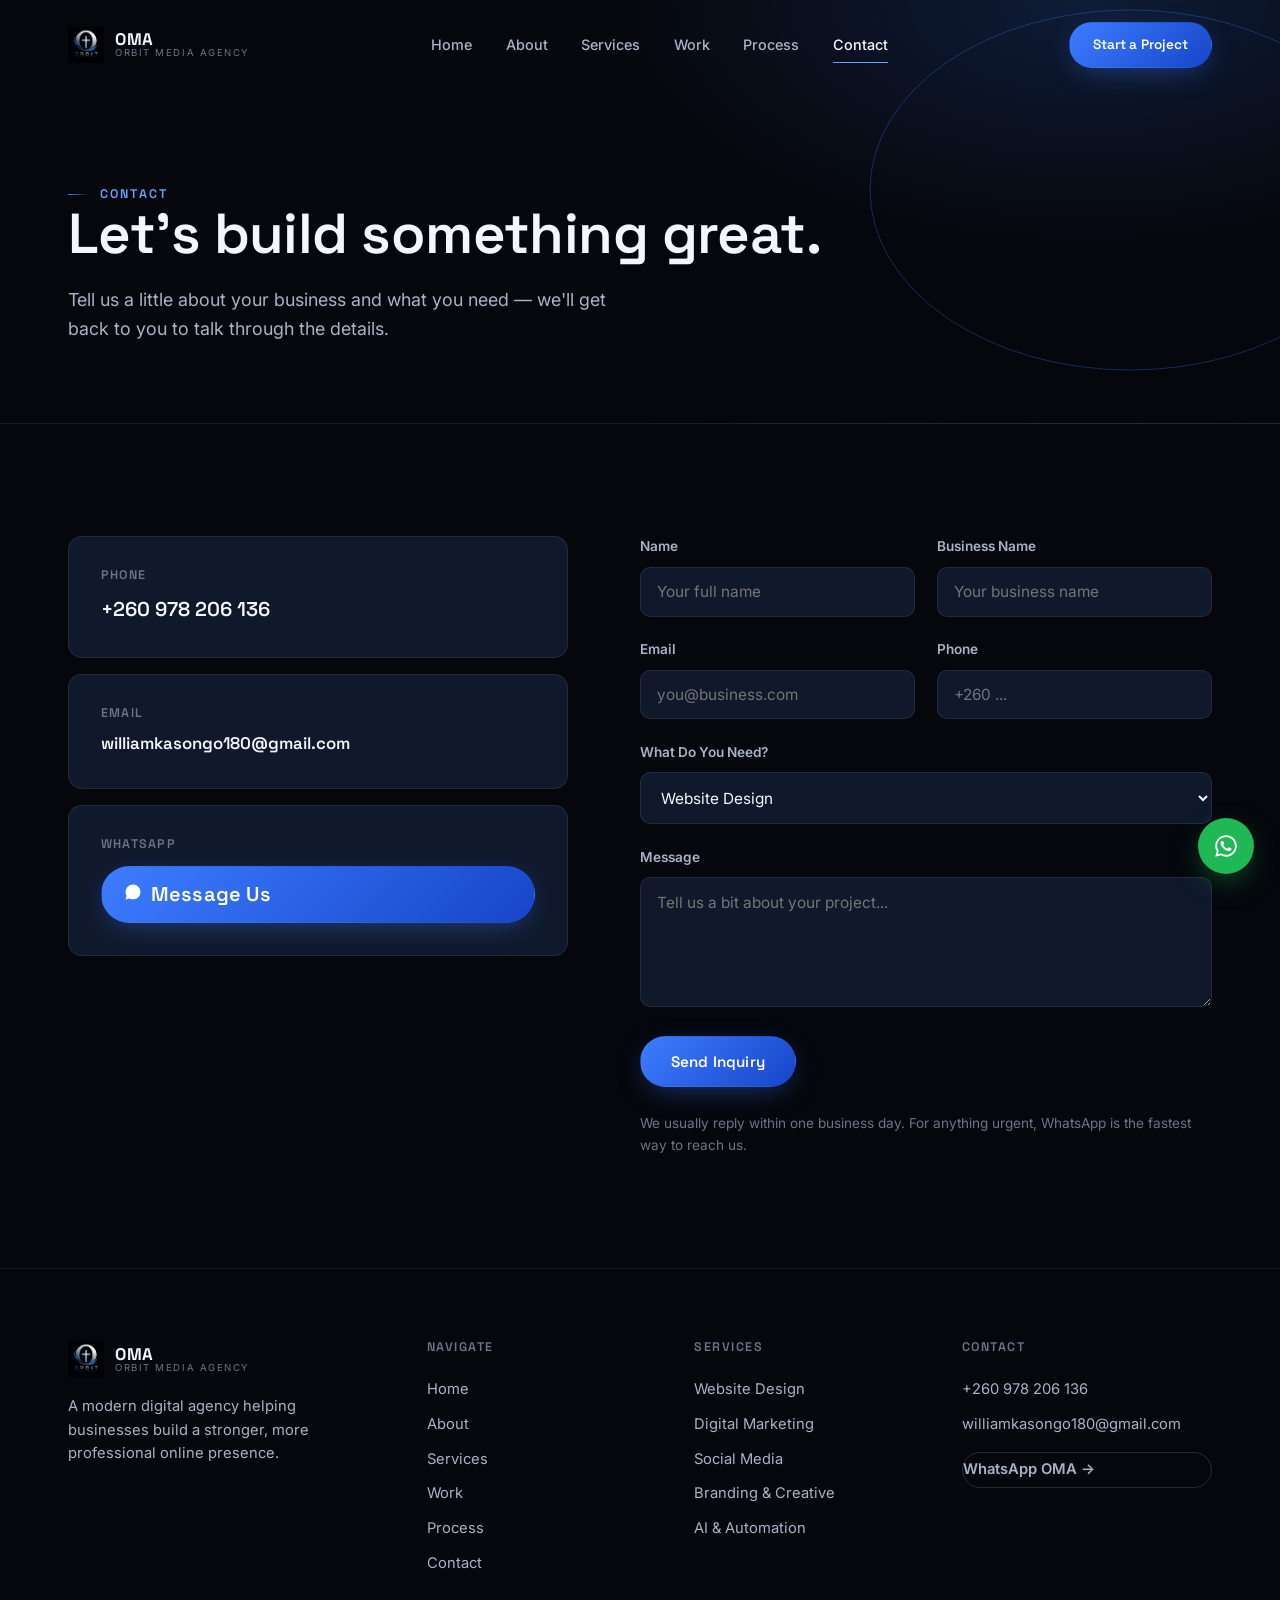
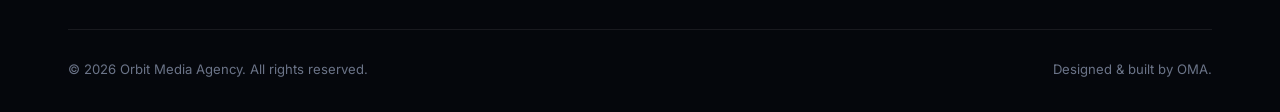
<file: contact.html>
<!DOCTYPE html>
<html lang="en">
<head>
<meta charset="UTF-8">
<meta name="viewport" content="width=device-width, initial-scale=1.0">
<title>Contact — Orbit Media Agency</title>
<meta name="description" content="Get in touch with Orbit Media Agency to start a website, marketing or branding project. Call, email or message us on WhatsApp.">
<link rel="icon" href="assets/oma-logo.png">
<link rel="preconnect" href="https://fonts.googleapis.com">
<link href="https://fonts.googleapis.com/css2?family=Space+Grotesk:wght@500;600;700&family=Inter:wght@400;500;600&display=swap" rel="stylesheet">
<link rel="stylesheet" href="assets/style.css">
</head>
<body>

<nav class="nav" aria-label="Primary">
  <div class="wrap nav-inner">
    <a href="index.html" class="brand">
      <img src="assets/oma-logo.png" alt="Orbit Media Agency logo">
      <span class="brand-text"><span class="b1">OMA</span><span class="b2">Orbit Media Agency</span></span>
    </a>
    <div class="nav-links">
      <a href="index.html">Home</a>
      <a href="about.html">About</a>
      <a href="services.html">Services</a>
      <a href="work.html">Work</a>
      <a href="process.html">Process</a>
      <a href="contact.html" class="active">Contact</a>
    </div>
    <div class="nav-cta">
      <a href="contact.html" class="btn btn-primary btn-sm">Start a Project</a>
      <button class="hamburger" aria-label="Open menu" aria-expanded="false"><span></span><span></span><span></span></button>
    </div>
  </div>
</nav>

<div class="mobile-menu" id="mobileMenu">
  <a href="index.html">Home</a>
  <a href="about.html">About</a>
  <a href="services.html">Services</a>
  <a href="work.html">Work</a>
  <a href="process.html">Process</a>
  <a href="contact.html" class="active">Contact</a>
  <a href="contact.html" class="btn btn-primary" style="margin-top:1rem;">Start a Project</a>
</div>

<header class="page-hero">
  <div class="orbit-field" aria-hidden="true">
    <svg width="700" height="700" viewBox="0 0 700 700" style="right:-200px; top:-160px;">
      <g class="spin-a"><ellipse cx="350" cy="350" rx="260" ry="180" fill="none" stroke="#3d7dff" stroke-opacity="0.3" stroke-width="1"/></g>
    </svg>
  </div>
  <div class="wrap">
    <div class="eyebrow reveal in">Contact</div>
    <h1 class="reveal in" style="transition-delay:.1s;">Let's build something great.</h1>
    <p class="hero-lede reveal in" style="transition-delay:.2s;">Tell us a little about your business and what you need — we'll get back to you to talk through the details.</p>
  </div>
</header>

<section class="section-pad">
  <div class="wrap contact-grid">

    <div class="reveal">
      <div class="contact-card">
        <h4>Phone</h4>
        <a href="tel:+260978206136" class="val">+260 978 206 136</a>
      </div>
      <div class="contact-card">
        <h4>Email</h4>
        <a href="mailto:williamkasongo180@gmail.com" class="val" style="font-size:1.05rem;">williamkasongo180@gmail.com</a>
      </div>
      <div class="contact-card">
        <h4>WhatsApp</h4>
        <a href="https://wa.me/260978206136" target="_blank" rel="noopener" class="btn btn-primary btn-sm" style="margin-top:0.9rem;">
          <svg width="18" height="18" viewBox="0 0 24 24" fill="#fff" style="margin-right:.2rem;"><path d="M12.04 2C6.58 2 2.13 6.45 2.13 11.91c0 1.75.46 3.45 1.32 4.95L2.05 22l5.28-1.38a9.87 9.87 0 0 0 4.71 1.2h.01c5.46 0 9.91-4.45 9.91-9.91 0-2.65-1.03-5.14-2.9-7.01A9.82 9.82 0 0 0 12.04 2z"/></svg>
          Message Us
        </a>
      </div>
    </div>

    <form class="reveal contact-form" aria-label="Contact form">
      <div class="form-grid">
        <div class="field"><label for="name">Name</label><input id="name" name="name" type="text" placeholder="Your full name" required></div>
        <div class="field"><label for="business">Business Name</label><input id="business" name="business" type="text" placeholder="Your business name"></div>
        <div class="field"><label for="email">Email</label><input id="email" name="email" type="email" placeholder="you@business.com" required></div>
        <div class="field"><label for="phone">Phone</label><input id="phone" name="phone" type="tel" placeholder="+260 ..."></div>
        <div class="field full">
          <label for="need">What Do You Need?</label>
          <select id="need" name="need">
            <option>Website Design</option>
            <option>Digital Marketing</option>
            <option>Social Media</option>
            <option>Copywriting</option>
            <option>Branding &amp; Creative</option>
            <option>AI &amp; Automation</option>
            <option>Not sure yet</option>
          </select>
        </div>
        <div class="field full"><label for="message">Message</label><textarea id="message" name="message" placeholder="Tell us a bit about your project..." required></textarea></div>
      </div>
      <button type="submit" class="btn btn-primary" style="margin-top:1.8rem;">Send Inquiry</button>
      <p class="form-note">We usually reply within one business day. For anything urgent, WhatsApp is the fastest way to reach us.</p>
    </form>

  </div>
</section>

<footer>
  <div class="wrap">
    <div class="footer-grid">
      <div class="footer-brand">
        <a href="index.html" class="brand">
          <img src="assets/oma-logo.png" alt="Orbit Media Agency logo">
          <span class="brand-text"><span class="b1">OMA</span><span class="b2">Orbit Media Agency</span></span>
        </a>
        <p>A modern digital agency helping businesses build a stronger, more professional online presence.</p>
      </div>
      <div class="footer-col">
        <h4>Navigate</h4>
        <a href="index.html">Home</a>
        <a href="about.html">About</a>
        <a href="services.html">Services</a>
        <a href="work.html">Work</a>
        <a href="process.html">Process</a>
        <a href="contact.html">Contact</a>
      </div>
      <div class="footer-col">
        <h4>Services</h4>
        <a href="services.html#website-design">Website Design</a>
        <a href="services.html#digital-marketing">Digital Marketing</a>
        <a href="services.html#social-media">Social Media</a>
        <a href="services.html#branding">Branding &amp; Creative</a>
        <a href="services.html#ai-automation">AI &amp; Automation</a>
      </div>
      <div class="footer-col">
        <h4>Contact</h4>
        <a href="tel:+260978206136">+260 978 206 136</a>
        <a href="mailto:williamkasongo180@gmail.com">williamkasongo180@gmail.com</a>
        <a href="https://wa.me/260978206136" target="_blank" rel="noopener" class="footer-whatsapp" style="margin-top:0.6rem;">WhatsApp OMA →</a>
      </div>
    </div>
    <div class="footer-bottom">
      <p>© 2026 Orbit Media Agency. All rights reserved.</p>
      <p>Designed &amp; built by OMA.</p>
    </div>
  </div>
</footer>

<a href="https://wa.me/260978206136" target="_blank" rel="noopener" class="wa-float" aria-label="Chat with OMA on WhatsApp">
  <svg width="26" height="26" viewBox="0 0 24 24" fill="#fff"><path d="M12.04 2C6.58 2 2.13 6.45 2.13 11.91c0 1.75.46 3.45 1.32 4.95L2.05 22l5.28-1.38a9.87 9.87 0 0 0 4.71 1.2h.01c5.46 0 9.91-4.45 9.91-9.91 0-2.65-1.03-5.14-2.9-7.01A9.82 9.82 0 0 0 12.04 2zm0 18.13h-.01a8.2 8.2 0 0 1-4.18-1.14l-.3-.18-3.13.82.84-3.05-.2-.32a8.19 8.19 0 0 1-1.26-4.35c0-4.53 3.69-8.22 8.24-8.22 2.2 0 4.27.86 5.82 2.41a8.18 8.18 0 0 1 2.41 5.82c0 4.53-3.69 8.21-8.23 8.21zm4.51-6.16c-.25-.12-1.47-.72-1.7-.81-.23-.08-.39-.12-.56.13-.17.25-.64.81-.78.97-.14.17-.29.19-.54.06-.25-.12-1.04-.38-1.99-1.22-.73-.66-1.23-1.46-1.37-1.71-.14-.25-.02-.38.11-.51.11-.11.25-.29.37-.43.12-.14.16-.25.25-.41.08-.17.04-.31-.02-.44-.06-.12-.56-1.35-.77-1.85-.2-.48-.41-.42-.56-.43-.14-.01-.31-.01-.48-.01-.17 0-.44.06-.67.31-.23.25-.87.85-.87 2.08 0 1.23.89 2.41 1.02 2.58.12.17 1.75 2.67 4.24 3.74.59.26 1.06.41 1.42.52.6.19 1.14.16 1.57.1.48-.07 1.47-.6 1.68-1.18.21-.58.21-1.08.14-1.18-.06-.1-.23-.16-.48-.28z"/></svg>
</a>

<script src="assets/script.js"></script>
</body>
</html>
</file>
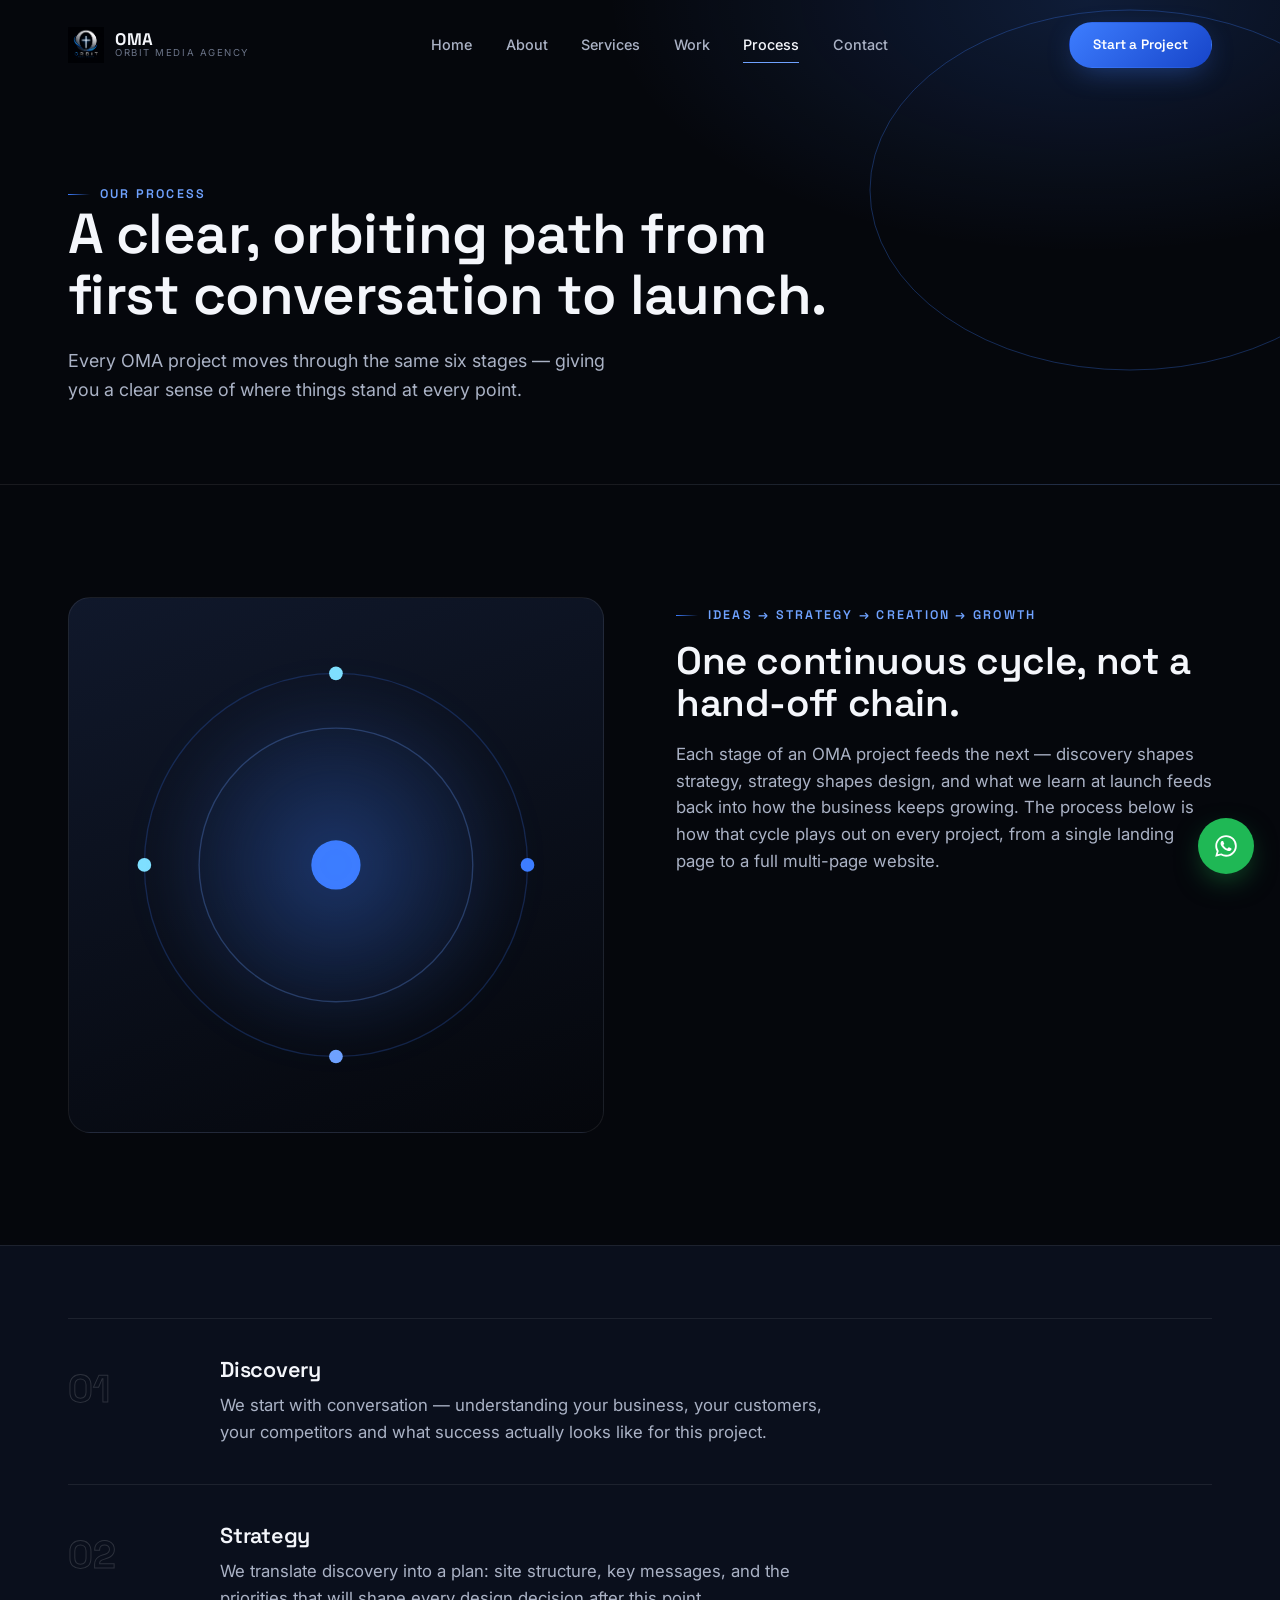
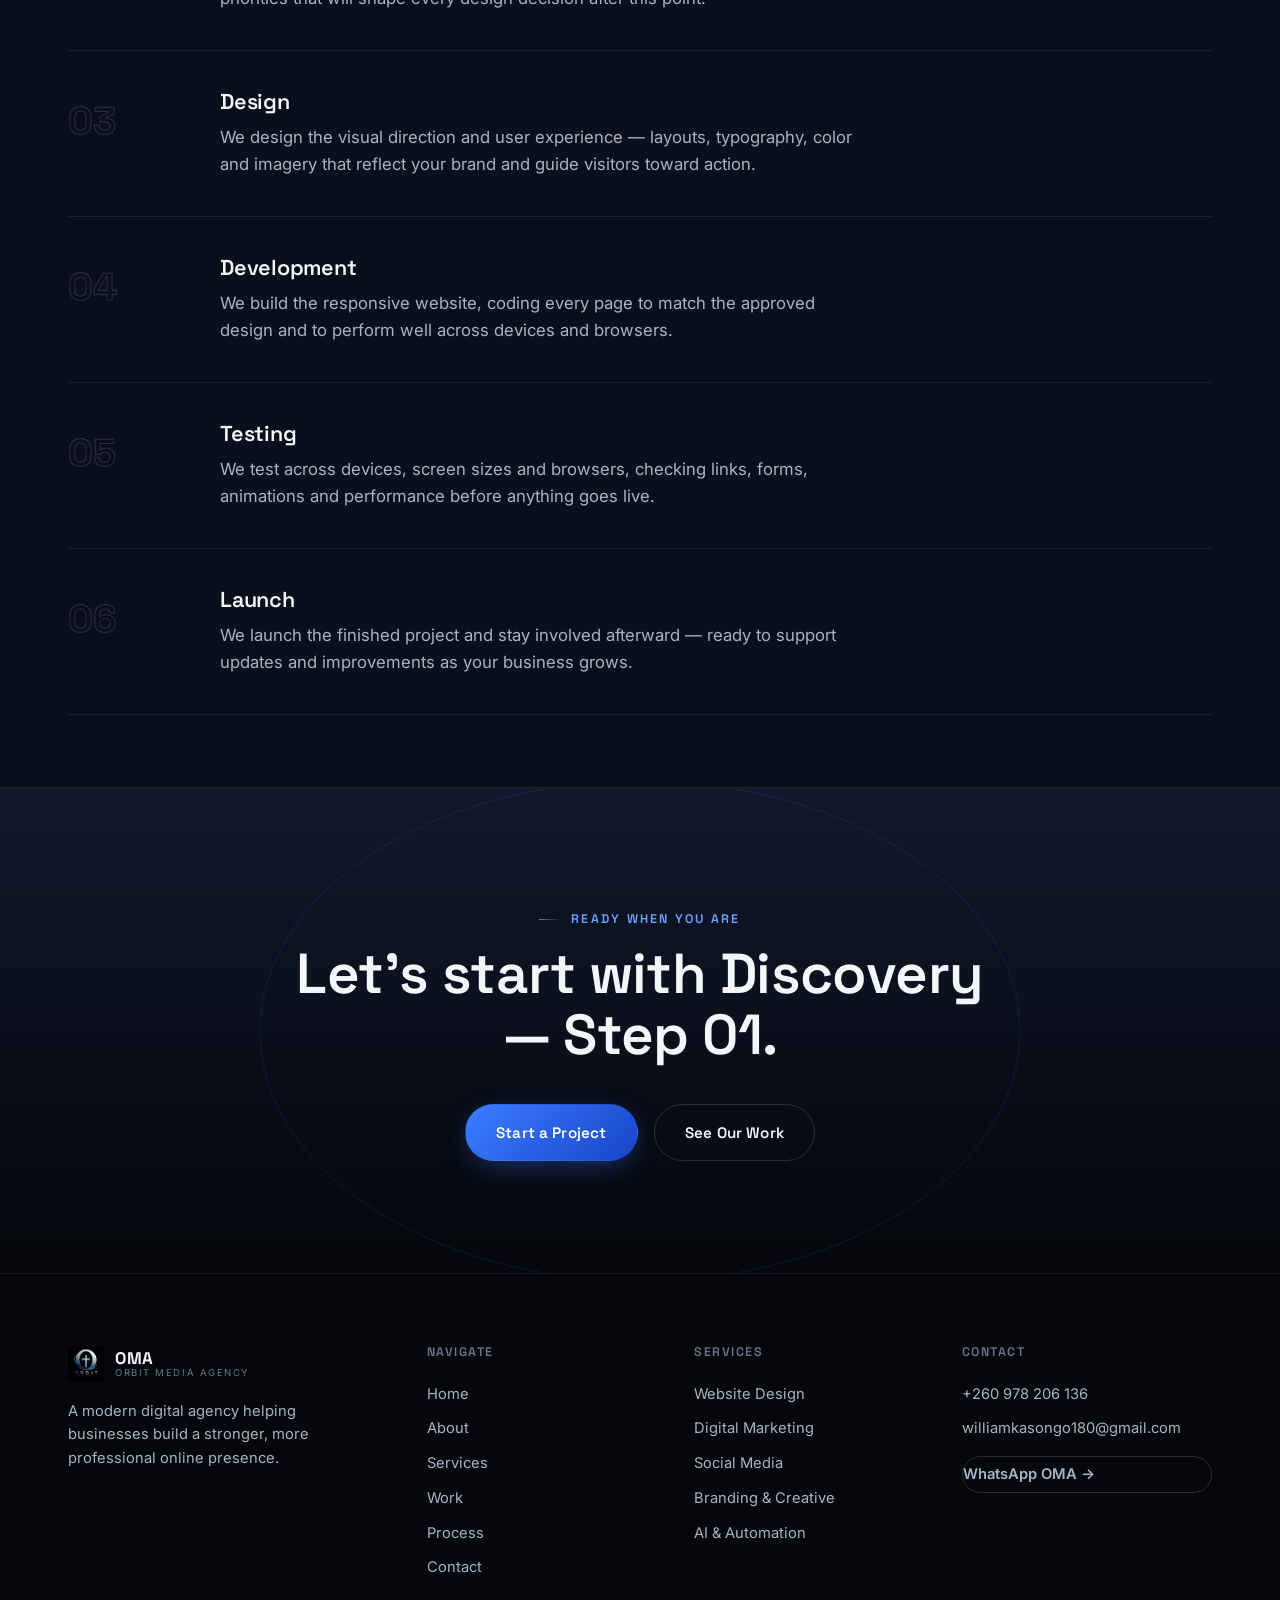
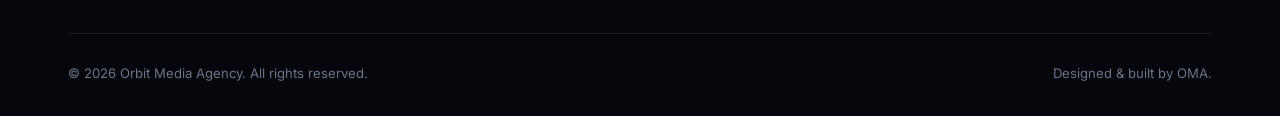
<file: process.html>
<!DOCTYPE html>
<html lang="en">
<head>
<meta charset="UTF-8">
<meta name="viewport" content="width=device-width, initial-scale=1.0">
<title>Our Process — Orbit Media Agency</title>
<meta name="description" content="How Orbit Media Agency takes a project from discovery through strategy, design, development, testing and launch.">
<link rel="icon" href="assets/oma-logo.png">
<link rel="preconnect" href="https://fonts.googleapis.com">
<link href="https://fonts.googleapis.com/css2?family=Space+Grotesk:wght@500;600;700&family=Inter:wght@400;500;600&display=swap" rel="stylesheet">
<link rel="stylesheet" href="assets/style.css">
</head>
<body>

<nav class="nav" aria-label="Primary">
  <div class="wrap nav-inner">
    <a href="index.html" class="brand">
      <img src="assets/oma-logo.png" alt="Orbit Media Agency logo">
      <span class="brand-text"><span class="b1">OMA</span><span class="b2">Orbit Media Agency</span></span>
    </a>
    <div class="nav-links">
      <a href="index.html">Home</a>
      <a href="about.html">About</a>
      <a href="services.html">Services</a>
      <a href="work.html">Work</a>
      <a href="process.html" class="active">Process</a>
      <a href="contact.html">Contact</a>
    </div>
    <div class="nav-cta">
      <a href="contact.html" class="btn btn-primary btn-sm">Start a Project</a>
      <button class="hamburger" aria-label="Open menu" aria-expanded="false"><span></span><span></span><span></span></button>
    </div>
  </div>
</nav>

<div class="mobile-menu" id="mobileMenu">
  <a href="index.html">Home</a>
  <a href="about.html">About</a>
  <a href="services.html">Services</a>
  <a href="work.html">Work</a>
  <a href="process.html" class="active">Process</a>
  <a href="contact.html">Contact</a>
  <a href="contact.html" class="btn btn-primary" style="margin-top:1rem;">Start a Project</a>
</div>

<header class="page-hero">
  <div class="orbit-field" aria-hidden="true">
    <svg width="700" height="700" viewBox="0 0 700 700" style="right:-200px; top:-160px;">
      <g class="spin-a"><ellipse cx="350" cy="350" rx="260" ry="180" fill="none" stroke="#3d7dff" stroke-opacity="0.3" stroke-width="1"/></g>
    </svg>
  </div>
  <div class="wrap">
    <div class="eyebrow reveal in">Our Process</div>
    <h1 class="reveal in" style="transition-delay:.1s;">A clear, orbiting path from first conversation to launch.</h1>
    <p class="hero-lede reveal in" style="transition-delay:.2s;">Every OMA project moves through the same six stages — giving you a clear sense of where things stand at every point.</p>
  </div>
</header>

<section class="section-pad">
  <div class="wrap">
    <div class="split" style="align-items:start;">
      <div class="orbit-visual reveal-scale" style="aspect-ratio:1/1;">
        <svg width="82%" viewBox="0 0 320 320" aria-hidden="true">
          <g class="spin-a" style="animation-duration:50s;"><circle cx="160" cy="160" r="140" fill="none" stroke="#3d7dff" stroke-opacity="0.22"/></g>
          <g class="spin-b" style="animation-duration:65s;"><circle cx="160" cy="160" r="100" fill="none" stroke="#6fa2ff" stroke-opacity="0.28"/></g>
          <circle cx="160" cy="20" r="5" fill="#7fe0ff"/>
          <circle cx="300" cy="160" r="5" fill="#3d7dff"/>
          <circle cx="160" cy="300" r="5" fill="#6fa2ff"/>
          <circle cx="20" cy="160" r="5" fill="#7fe0ff"/>
          <circle cx="160" cy="160" r="18" fill="#3d7dff"/>
        </svg>
      </div>
      <div class="reveal">
        <div class="eyebrow">Ideas → Strategy → Creation → Growth</div>
        <h2 style="margin-top:.9rem; font-size:var(--fs-h2);">One continuous cycle, not a hand-off chain.</h2>
        <p style="margin-top:1.1rem;">Each stage of an OMA project feeds the next — discovery shapes strategy, strategy shapes design, and what we learn at launch feeds back into how the business keeps growing. The process below is how that cycle plays out on every project, from a single landing page to a full multi-page website.</p>
      </div>
    </div>
  </div>
</section>

<section class="section-pad-sm" style="background:var(--navy); border-top:1px solid var(--line); border-bottom:1px solid var(--line);">
  <div class="wrap">
    <div class="process-path">
      <div class="process-row reveal">
        <div class="process-num">01</div>
        <div class="process-content"><h3>Discovery</h3><p>We start with conversation — understanding your business, your customers, your competitors and what success actually looks like for this project.</p></div>
      </div>
      <div class="process-row reveal">
        <div class="process-num">02</div>
        <div class="process-content"><h3>Strategy</h3><p>We translate discovery into a plan: site structure, key messages, and the priorities that will shape every design decision after this point.</p></div>
      </div>
      <div class="process-row reveal">
        <div class="process-num">03</div>
        <div class="process-content"><h3>Design</h3><p>We design the visual direction and user experience — layouts, typography, color and imagery that reflect your brand and guide visitors toward action.</p></div>
      </div>
      <div class="process-row reveal">
        <div class="process-num">04</div>
        <div class="process-content"><h3>Development</h3><p>We build the responsive website, coding every page to match the approved design and to perform well across devices and browsers.</p></div>
      </div>
      <div class="process-row reveal">
        <div class="process-num">05</div>
        <div class="process-content"><h3>Testing</h3><p>We test across devices, screen sizes and browsers, checking links, forms, animations and performance before anything goes live.</p></div>
      </div>
      <div class="process-row reveal">
        <div class="process-num">06</div>
        <div class="process-content"><h3>Launch</h3><p>We launch the finished project and stay involved afterward — ready to support updates and improvements as your business grows.</p></div>
      </div>
    </div>
  </div>
</section>

<section class="final-cta">
  <div class="orbit-field" aria-hidden="true">
    <svg width="900" height="900" viewBox="0 0 900 900" style="left:50%; top:50%; transform:translate(-50%,-50%);">
      <g class="spin-a" style="animation-duration:70s;"><ellipse cx="450" cy="450" rx="380" ry="250" fill="none" stroke="#3d7dff" stroke-opacity="0.14" stroke-width="1"/></g>
    </svg>
  </div>
  <div class="wrap reveal">
    <div class="eyebrow" style="justify-content:center;">Ready When You Are</div>
    <h2>Let's start with Discovery — Step 01.</h2>
    <div class="hero-actions">
      <a href="contact.html" class="btn btn-primary">Start a Project</a>
      <a href="work.html" class="btn btn-ghost">See Our Work</a>
    </div>
  </div>
</section>

<footer>
  <div class="wrap">
    <div class="footer-grid">
      <div class="footer-brand">
        <a href="index.html" class="brand">
          <img src="assets/oma-logo.png" alt="Orbit Media Agency logo">
          <span class="brand-text"><span class="b1">OMA</span><span class="b2">Orbit Media Agency</span></span>
        </a>
        <p>A modern digital agency helping businesses build a stronger, more professional online presence.</p>
      </div>
      <div class="footer-col">
        <h4>Navigate</h4>
        <a href="index.html">Home</a>
        <a href="about.html">About</a>
        <a href="services.html">Services</a>
        <a href="work.html">Work</a>
        <a href="process.html">Process</a>
        <a href="contact.html">Contact</a>
      </div>
      <div class="footer-col">
        <h4>Services</h4>
        <a href="services.html#website-design">Website Design</a>
        <a href="services.html#digital-marketing">Digital Marketing</a>
        <a href="services.html#social-media">Social Media</a>
        <a href="services.html#branding">Branding &amp; Creative</a>
        <a href="services.html#ai-automation">AI &amp; Automation</a>
      </div>
      <div class="footer-col">
        <h4>Contact</h4>
        <a href="tel:+260978206136">+260 978 206 136</a>
        <a href="mailto:williamkasongo180@gmail.com">williamkasongo180@gmail.com</a>
        <a href="https://wa.me/260978206136" target="_blank" rel="noopener" class="footer-whatsapp" style="margin-top:0.6rem;">WhatsApp OMA →</a>
      </div>
    </div>
    <div class="footer-bottom">
      <p>© 2026 Orbit Media Agency. All rights reserved.</p>
      <p>Designed &amp; built by OMA.</p>
    </div>
  </div>
</footer>

<a href="https://wa.me/260978206136" target="_blank" rel="noopener" class="wa-float" aria-label="Chat with OMA on WhatsApp">
  <svg width="26" height="26" viewBox="0 0 24 24" fill="#fff"><path d="M12.04 2C6.58 2 2.13 6.45 2.13 11.91c0 1.75.46 3.45 1.32 4.95L2.05 22l5.28-1.38a9.87 9.87 0 0 0 4.71 1.2h.01c5.46 0 9.91-4.45 9.91-9.91 0-2.65-1.03-5.14-2.9-7.01A9.82 9.82 0 0 0 12.04 2zm0 18.13h-.01a8.2 8.2 0 0 1-4.18-1.14l-.3-.18-3.13.82.84-3.05-.2-.32a8.19 8.19 0 0 1-1.26-4.35c0-4.53 3.69-8.22 8.24-8.22 2.2 0 4.27.86 5.82 2.41a8.18 8.18 0 0 1 2.41 5.82c0 4.53-3.69 8.21-8.23 8.21zm4.51-6.16c-.25-.12-1.47-.72-1.7-.81-.23-.08-.39-.12-.56.13-.17.25-.64.81-.78.97-.14.17-.29.19-.54.06-.25-.12-1.04-.38-1.99-1.22-.73-.66-1.23-1.46-1.37-1.71-.14-.25-.02-.38.11-.51.11-.11.25-.29.37-.43.12-.14.16-.25.25-.41.08-.17.04-.31-.02-.44-.06-.12-.56-1.35-.77-1.85-.2-.48-.41-.42-.56-.43-.14-.01-.31-.01-.48-.01-.17 0-.44.06-.67.31-.23.25-.87.85-.87 2.08 0 1.23.89 2.41 1.02 2.58.12.17 1.75 2.67 4.24 3.74.59.26 1.06.41 1.42.52.6.19 1.14.16 1.57.1.48-.07 1.47-.6 1.68-1.18.21-.58.21-1.08.14-1.18-.06-.1-.23-.16-.48-.28z"/></svg>
</a>

<script src="assets/script.js"></script>
</body>
</html>
</file>
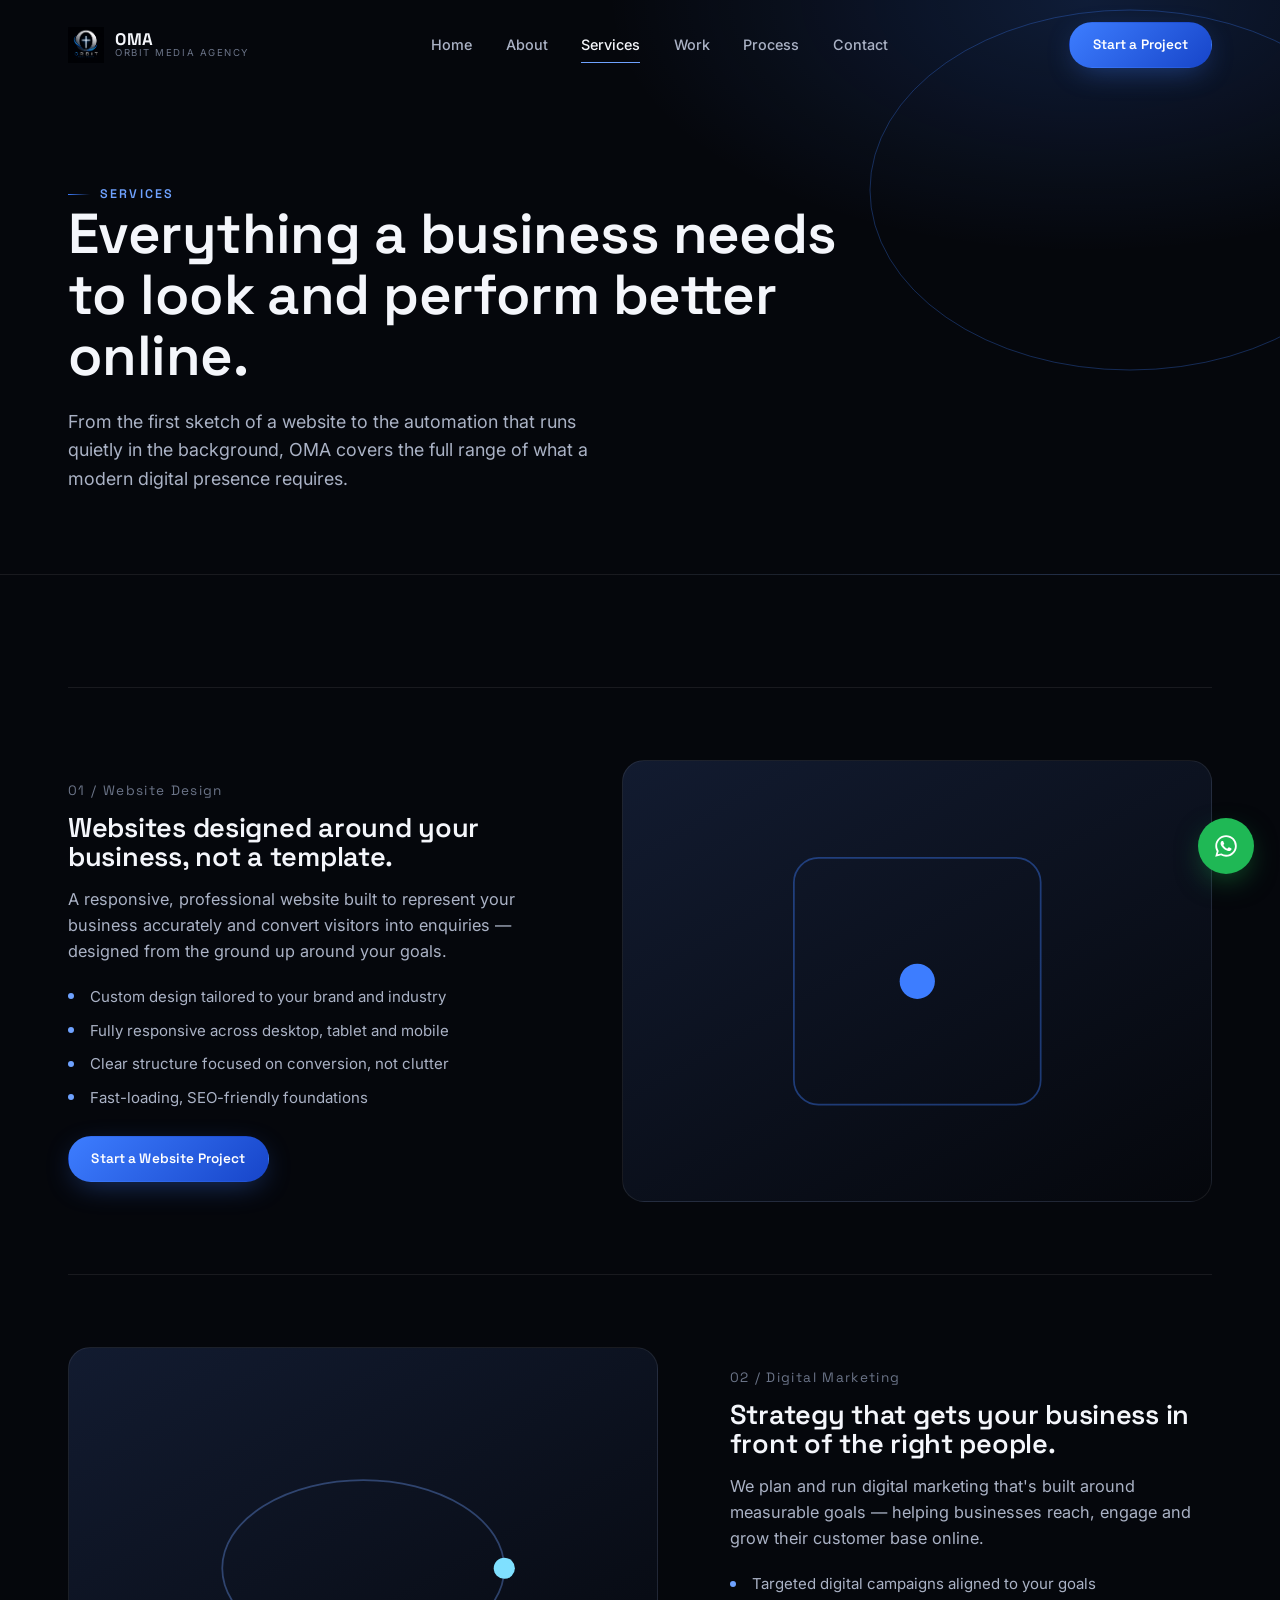
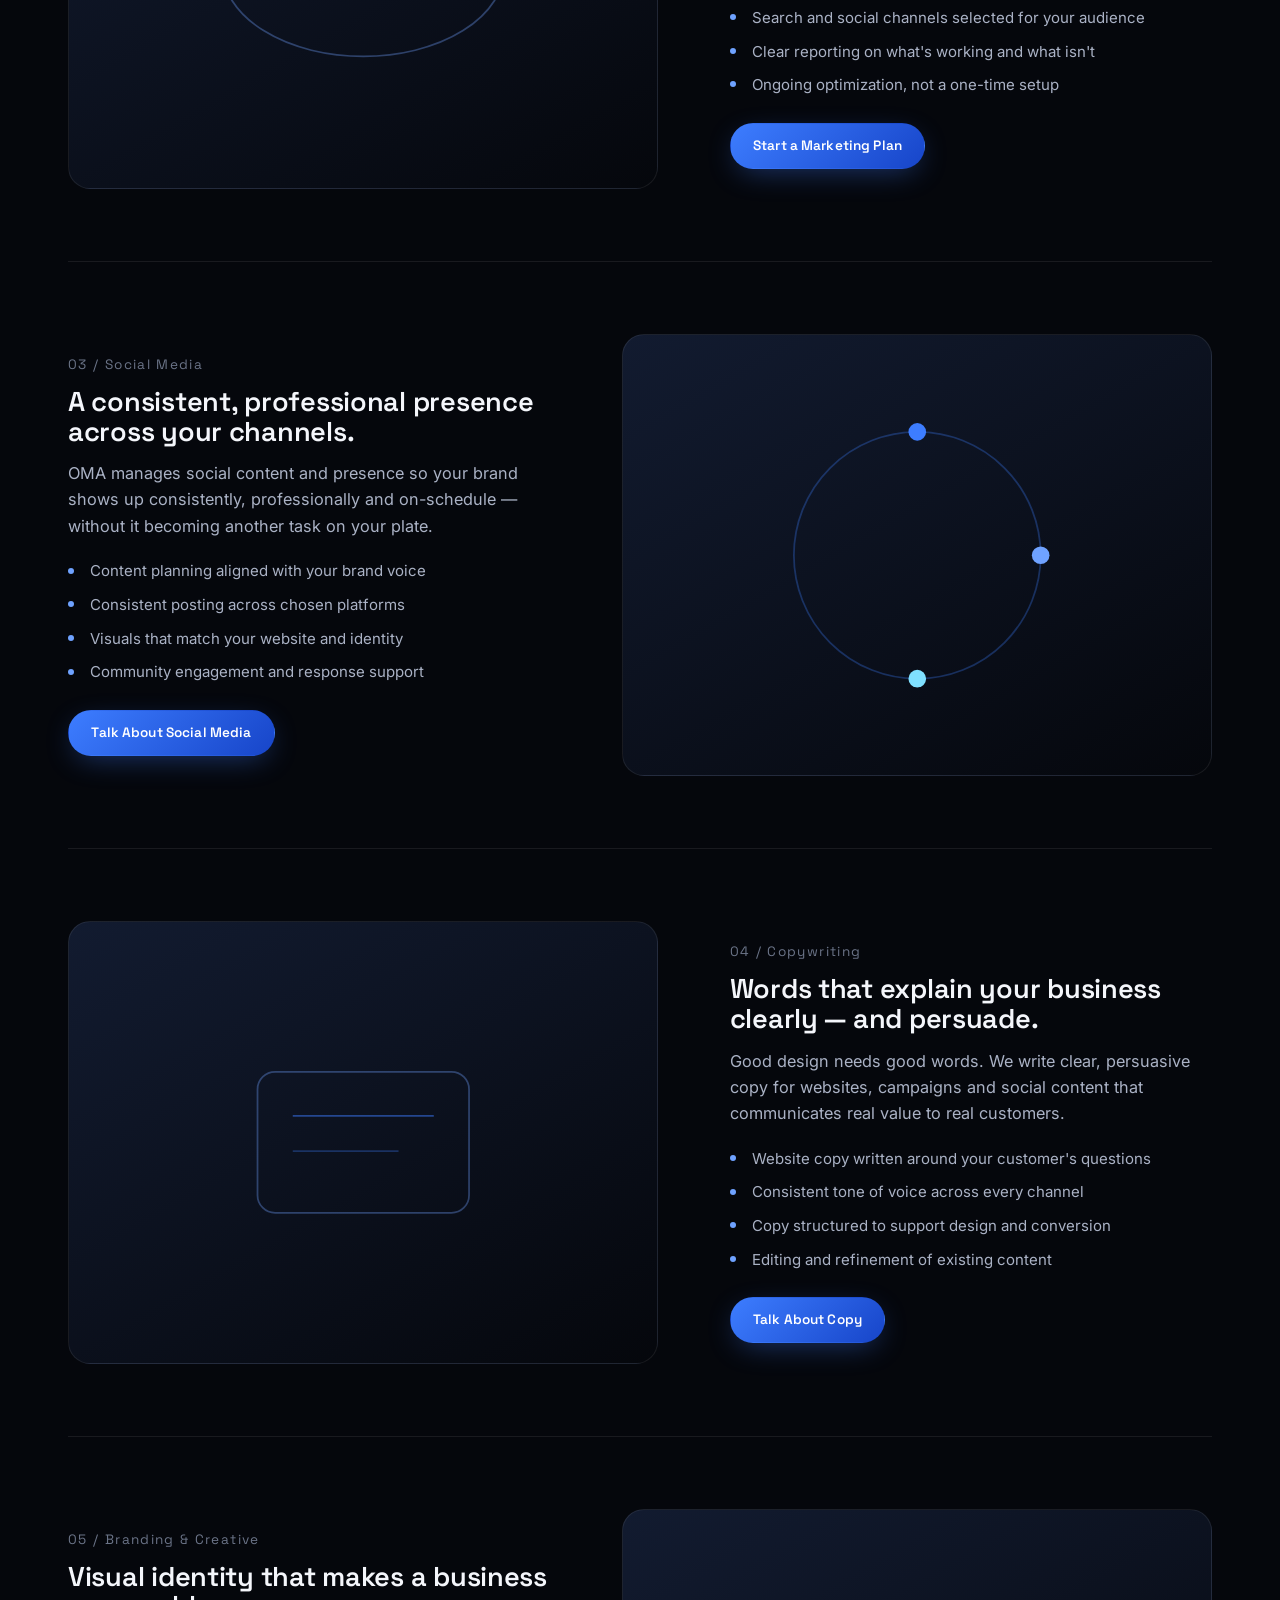
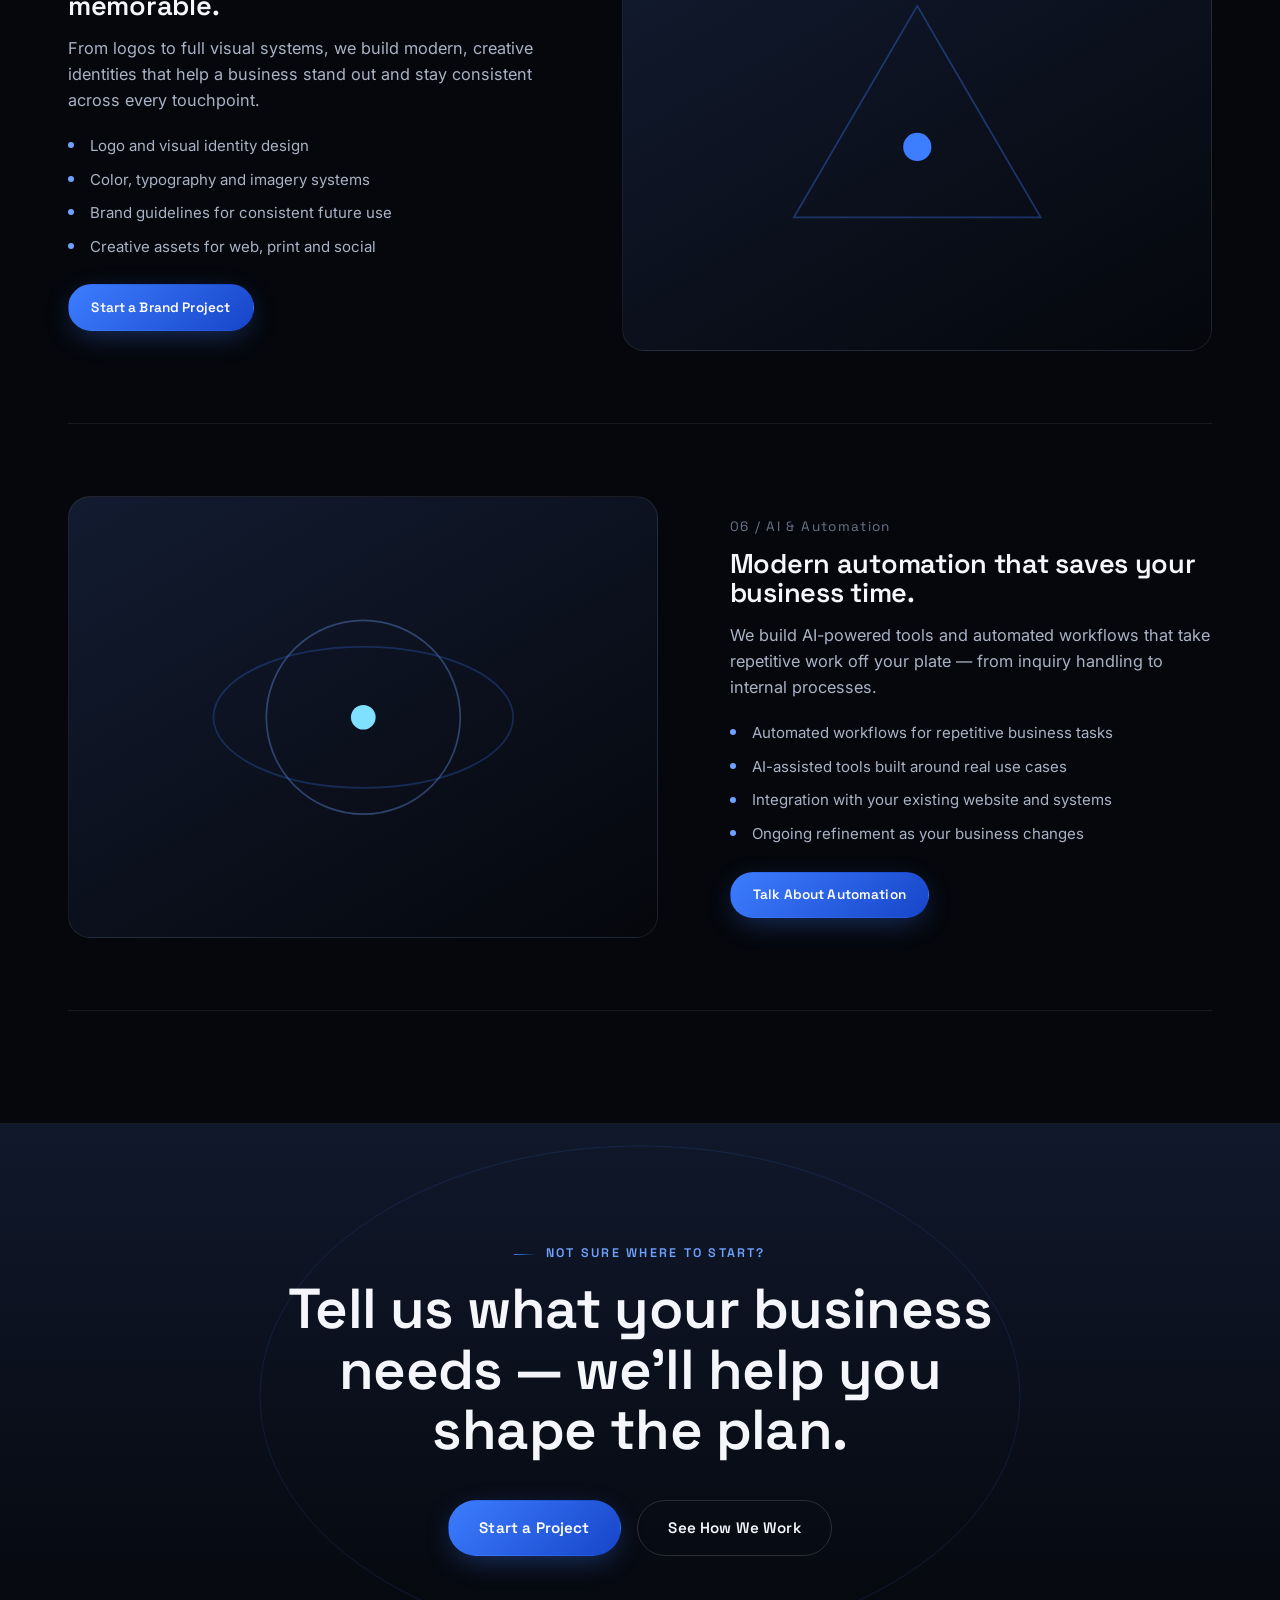
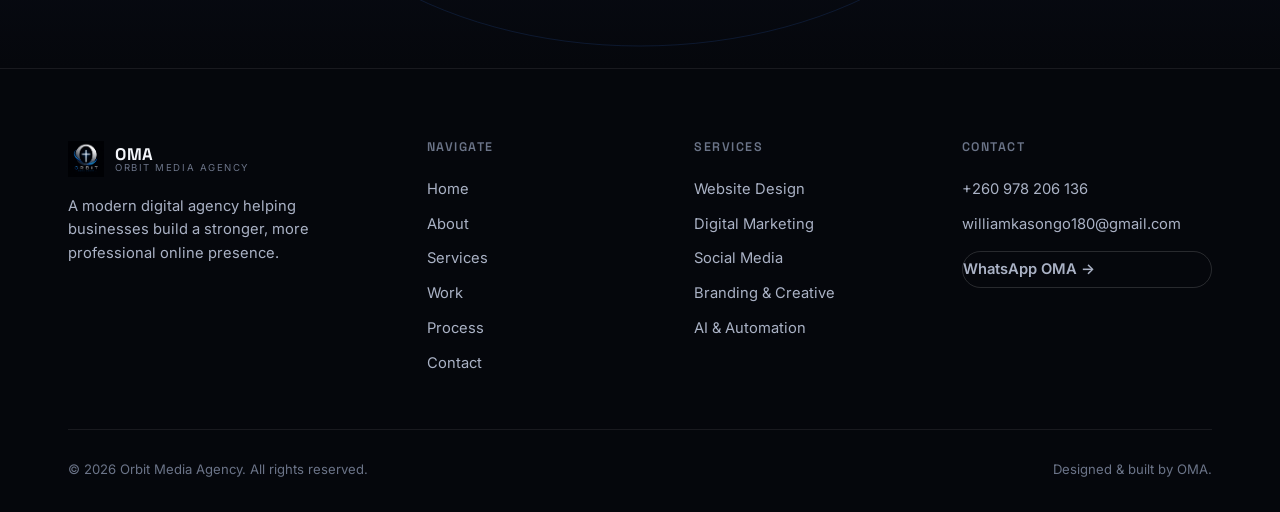
<file: services.html>
<!DOCTYPE html>
<html lang="en">
<head>
<meta charset="UTF-8">
<meta name="viewport" content="width=device-width, initial-scale=1.0">
<title>Services — Orbit Media Agency</title>
<meta name="description" content="Website design, digital marketing, social media, copywriting, branding, and AI automation from Orbit Media Agency — built to help businesses grow online.">
<link rel="icon" href="assets/oma-logo.png">
<link rel="preconnect" href="https://fonts.googleapis.com">
<link href="https://fonts.googleapis.com/css2?family=Space+Grotesk:wght@500;600;700&family=Inter:wght@400;500;600&display=swap" rel="stylesheet">
<link rel="stylesheet" href="assets/style.css">
</head>
<body>

<nav class="nav" aria-label="Primary">
  <div class="wrap nav-inner">
    <a href="index.html" class="brand">
      <img src="assets/oma-logo.png" alt="Orbit Media Agency logo">
      <span class="brand-text"><span class="b1">OMA</span><span class="b2">Orbit Media Agency</span></span>
    </a>
    <div class="nav-links">
      <a href="index.html">Home</a>
      <a href="about.html">About</a>
      <a href="services.html" class="active">Services</a>
      <a href="work.html">Work</a>
      <a href="process.html">Process</a>
      <a href="contact.html">Contact</a>
    </div>
    <div class="nav-cta">
      <a href="contact.html" class="btn btn-primary btn-sm">Start a Project</a>
      <button class="hamburger" aria-label="Open menu" aria-expanded="false"><span></span><span></span><span></span></button>
    </div>
  </div>
</nav>

<div class="mobile-menu" id="mobileMenu">
  <a href="index.html">Home</a>
  <a href="about.html">About</a>
  <a href="services.html" class="active">Services</a>
  <a href="work.html">Work</a>
  <a href="process.html">Process</a>
  <a href="contact.html">Contact</a>
  <a href="contact.html" class="btn btn-primary" style="margin-top:1rem;">Start a Project</a>
</div>

<header class="page-hero">
  <div class="orbit-field" aria-hidden="true">
    <svg width="700" height="700" viewBox="0 0 700 700" style="right:-200px; top:-160px;">
      <g class="spin-a"><ellipse cx="350" cy="350" rx="260" ry="180" fill="none" stroke="#3d7dff" stroke-opacity="0.3" stroke-width="1"/></g>
    </svg>
  </div>
  <div class="wrap">
    <div class="eyebrow reveal in">Services</div>
    <h1 class="reveal in" style="transition-delay:.1s;">Everything a business needs to look and perform better online.</h1>
    <p class="hero-lede reveal in" style="transition-delay:.2s;">From the first sketch of a website to the automation that runs quietly in the background, OMA covers the full range of what a modern digital presence requires.</p>
  </div>
</header>

<section class="section-pad">
  <div class="wrap">

    <div id="website-design" class="service-detail reveal">
      <div>
        <div class="service-detail-num">01 / Website Design</div>
        <h3>Websites designed around your business, not a template.</h3>
        <p class="service-detail-lede">A responsive, professional website built to represent your business accurately and convert visitors into enquiries — designed from the ground up around your goals.</p>
        <ul>
          <li>Custom design tailored to your brand and industry</li>
          <li>Fully responsive across desktop, tablet and mobile</li>
          <li>Clear structure focused on conversion, not clutter</li>
          <li>Fast-loading, SEO-friendly foundations</li>
        </ul>
        <a href="contact.html" class="btn btn-primary btn-sm">Start a Website Project</a>
      </div>
      <div class="service-detail-visual">
        <svg width="60%" viewBox="0 0 200 200"><g class="spin-a"><rect x="30" y="30" width="140" height="140" rx="14" fill="none" stroke="#3d7dff" stroke-opacity="0.4"/></g><circle cx="100" cy="100" r="10" fill="#3d7dff"/></svg>
      </div>
    </div>

    <div id="digital-marketing" class="service-detail reverse reveal">
      <div>
        <div class="service-detail-num">02 / Digital Marketing</div>
        <h3>Strategy that gets your business in front of the right people.</h3>
        <p class="service-detail-lede">We plan and run digital marketing that's built around measurable goals — helping businesses reach, engage and grow their customer base online.</p>
        <ul>
          <li>Targeted digital campaigns aligned to your goals</li>
          <li>Search and social channels selected for your audience</li>
          <li>Clear reporting on what's working and what isn't</li>
          <li>Ongoing optimization, not a one-time setup</li>
        </ul>
        <a href="contact.html" class="btn btn-primary btn-sm">Start a Marketing Plan</a>
      </div>
      <div class="service-detail-visual">
        <svg width="60%" viewBox="0 0 200 200"><g class="spin-b"><ellipse cx="100" cy="100" rx="80" ry="50" fill="none" stroke="#6fa2ff" stroke-opacity="0.35"/></g><circle cx="180" cy="100" r="6" fill="#7fe0ff"/></svg>
      </div>
    </div>

    <div id="social-media" class="service-detail reveal">
      <div>
        <div class="service-detail-num">03 / Social Media</div>
        <h3>A consistent, professional presence across your channels.</h3>
        <p class="service-detail-lede">OMA manages social content and presence so your brand shows up consistently, professionally and on-schedule — without it becoming another task on your plate.</p>
        <ul>
          <li>Content planning aligned with your brand voice</li>
          <li>Consistent posting across chosen platforms</li>
          <li>Visuals that match your website and identity</li>
          <li>Community engagement and response support</li>
        </ul>
        <a href="contact.html" class="btn btn-primary btn-sm">Talk About Social Media</a>
      </div>
      <div class="service-detail-visual">
        <svg width="60%" viewBox="0 0 200 200"><g class="spin-a"><circle cx="100" cy="100" r="70" fill="none" stroke="#3d7dff" stroke-opacity="0.3"/></g><circle cx="100" cy="30" r="5" fill="#3d7dff"/><circle cx="170" cy="100" r="5" fill="#6fa2ff"/><circle cx="100" cy="170" r="5" fill="#7fe0ff"/></svg>
      </div>
    </div>

    <div id="copywriting" class="service-detail reverse reveal">
      <div>
        <div class="service-detail-num">04 / Copywriting</div>
        <h3>Words that explain your business clearly — and persuade.</h3>
        <p class="service-detail-lede">Good design needs good words. We write clear, persuasive copy for websites, campaigns and social content that communicates real value to real customers.</p>
        <ul>
          <li>Website copy written around your customer's questions</li>
          <li>Consistent tone of voice across every channel</li>
          <li>Copy structured to support design and conversion</li>
          <li>Editing and refinement of existing content</li>
        </ul>
        <a href="contact.html" class="btn btn-primary btn-sm">Talk About Copy</a>
      </div>
      <div class="service-detail-visual">
        <svg width="60%" viewBox="0 0 200 200"><g class="spin-b"><rect x="40" y="60" width="120" height="80" rx="10" fill="none" stroke="#6fa2ff" stroke-opacity="0.35"/></g><line x1="60" y1="85" x2="140" y2="85" stroke="#3d7dff" stroke-opacity="0.5"/><line x1="60" y1="105" x2="120" y2="105" stroke="#3d7dff" stroke-opacity="0.3"/></svg>
      </div>
    </div>

    <div id="branding" class="service-detail reveal">
      <div>
        <div class="service-detail-num">05 / Branding &amp; Creative</div>
        <h3>Visual identity that makes a business memorable.</h3>
        <p class="service-detail-lede">From logos to full visual systems, we build modern, creative identities that help a business stand out and stay consistent across every touchpoint.</p>
        <ul>
          <li>Logo and visual identity design</li>
          <li>Color, typography and imagery systems</li>
          <li>Brand guidelines for consistent future use</li>
          <li>Creative assets for web, print and social</li>
        </ul>
        <a href="contact.html" class="btn btn-primary btn-sm">Start a Brand Project</a>
      </div>
      <div class="service-detail-visual">
        <svg width="60%" viewBox="0 0 200 200"><g class="spin-a"><polygon points="100,30 170,150 30,150" fill="none" stroke="#3d7dff" stroke-opacity="0.35"/></g><circle cx="100" cy="110" r="8" fill="#3d7dff"/></svg>
      </div>
    </div>

    <div id="ai-automation" class="service-detail reverse reveal">
      <div>
        <div class="service-detail-num">06 / AI &amp; Automation</div>
        <h3>Modern automation that saves your business time.</h3>
        <p class="service-detail-lede">We build AI-powered tools and automated workflows that take repetitive work off your plate — from inquiry handling to internal processes.</p>
        <ul>
          <li>Automated workflows for repetitive business tasks</li>
          <li>AI-assisted tools built around real use cases</li>
          <li>Integration with your existing website and systems</li>
          <li>Ongoing refinement as your business changes</li>
        </ul>
        <a href="contact.html" class="btn btn-primary btn-sm">Talk About Automation</a>
      </div>
      <div class="service-detail-visual">
        <svg width="60%" viewBox="0 0 200 200"><g class="spin-b"><circle cx="100" cy="100" r="55" fill="none" stroke="#6fa2ff" stroke-opacity="0.35"/></g><g class="spin-a"><ellipse cx="100" cy="100" rx="85" ry="40" fill="none" stroke="#3d7dff" stroke-opacity="0.25"/></g><circle cx="100" cy="100" r="7" fill="#7fe0ff"/></svg>
      </div>
    </div>

  </div>
</section>

<section class="final-cta">
  <div class="orbit-field" aria-hidden="true">
    <svg width="900" height="900" viewBox="0 0 900 900" style="left:50%; top:50%; transform:translate(-50%,-50%);">
      <g class="spin-a" style="animation-duration:70s;"><ellipse cx="450" cy="450" rx="380" ry="250" fill="none" stroke="#3d7dff" stroke-opacity="0.14" stroke-width="1"/></g>
    </svg>
  </div>
  <div class="wrap reveal">
    <div class="eyebrow" style="justify-content:center;">Not Sure Where To Start?</div>
    <h2>Tell us what your business needs — we'll help you shape the plan.</h2>
    <div class="hero-actions">
      <a href="contact.html" class="btn btn-primary">Start a Project</a>
      <a href="process.html" class="btn btn-ghost">See How We Work</a>
    </div>
  </div>
</section>

<footer>
  <div class="wrap">
    <div class="footer-grid">
      <div class="footer-brand">
        <a href="index.html" class="brand">
          <img src="assets/oma-logo.png" alt="Orbit Media Agency logo">
          <span class="brand-text"><span class="b1">OMA</span><span class="b2">Orbit Media Agency</span></span>
        </a>
        <p>A modern digital agency helping businesses build a stronger, more professional online presence.</p>
      </div>
      <div class="footer-col">
        <h4>Navigate</h4>
        <a href="index.html">Home</a>
        <a href="about.html">About</a>
        <a href="services.html">Services</a>
        <a href="work.html">Work</a>
        <a href="process.html">Process</a>
        <a href="contact.html">Contact</a>
      </div>
      <div class="footer-col">
        <h4>Services</h4>
        <a href="services.html#website-design">Website Design</a>
        <a href="services.html#digital-marketing">Digital Marketing</a>
        <a href="services.html#social-media">Social Media</a>
        <a href="services.html#branding">Branding &amp; Creative</a>
        <a href="services.html#ai-automation">AI &amp; Automation</a>
      </div>
      <div class="footer-col">
        <h4>Contact</h4>
        <a href="tel:+260978206136">+260 978 206 136</a>
        <a href="mailto:williamkasongo180@gmail.com">williamkasongo180@gmail.com</a>
        <a href="https://wa.me/260978206136" target="_blank" rel="noopener" class="footer-whatsapp" style="margin-top:0.6rem;">WhatsApp OMA →</a>
      </div>
    </div>
    <div class="footer-bottom">
      <p>© 2026 Orbit Media Agency. All rights reserved.</p>
      <p>Designed &amp; built by OMA.</p>
    </div>
  </div>
</footer>

<a href="https://wa.me/260978206136" target="_blank" rel="noopener" class="wa-float" aria-label="Chat with OMA on WhatsApp">
  <svg width="26" height="26" viewBox="0 0 24 24" fill="#fff"><path d="M12.04 2C6.58 2 2.13 6.45 2.13 11.91c0 1.75.46 3.45 1.32 4.95L2.05 22l5.28-1.38a9.87 9.87 0 0 0 4.71 1.2h.01c5.46 0 9.91-4.45 9.91-9.91 0-2.65-1.03-5.14-2.9-7.01A9.82 9.82 0 0 0 12.04 2zm0 18.13h-.01a8.2 8.2 0 0 1-4.18-1.14l-.3-.18-3.13.82.84-3.05-.2-.32a8.19 8.19 0 0 1-1.26-4.35c0-4.53 3.69-8.22 8.24-8.22 2.2 0 4.27.86 5.82 2.41a8.18 8.18 0 0 1 2.41 5.82c0 4.53-3.69 8.21-8.23 8.21zm4.51-6.16c-.25-.12-1.47-.72-1.7-.81-.23-.08-.39-.12-.56.13-.17.25-.64.81-.78.97-.14.17-.29.19-.54.06-.25-.12-1.04-.38-1.99-1.22-.73-.66-1.23-1.46-1.37-1.71-.14-.25-.02-.38.11-.51.11-.11.25-.29.37-.43.12-.14.16-.25.25-.41.08-.17.04-.31-.02-.44-.06-.12-.56-1.35-.77-1.85-.2-.48-.41-.42-.56-.43-.14-.01-.31-.01-.48-.01-.17 0-.44.06-.67.31-.23.25-.87.85-.87 2.08 0 1.23.89 2.41 1.02 2.58.12.17 1.75 2.67 4.24 3.74.59.26 1.06.41 1.42.52.6.19 1.14.16 1.57.1.48-.07 1.47-.6 1.68-1.18.21-.58.21-1.08.14-1.18-.06-.1-.23-.16-.48-.28z"/></svg>
</a>

<script src="assets/script.js"></script>
</body>
</html>
</file>
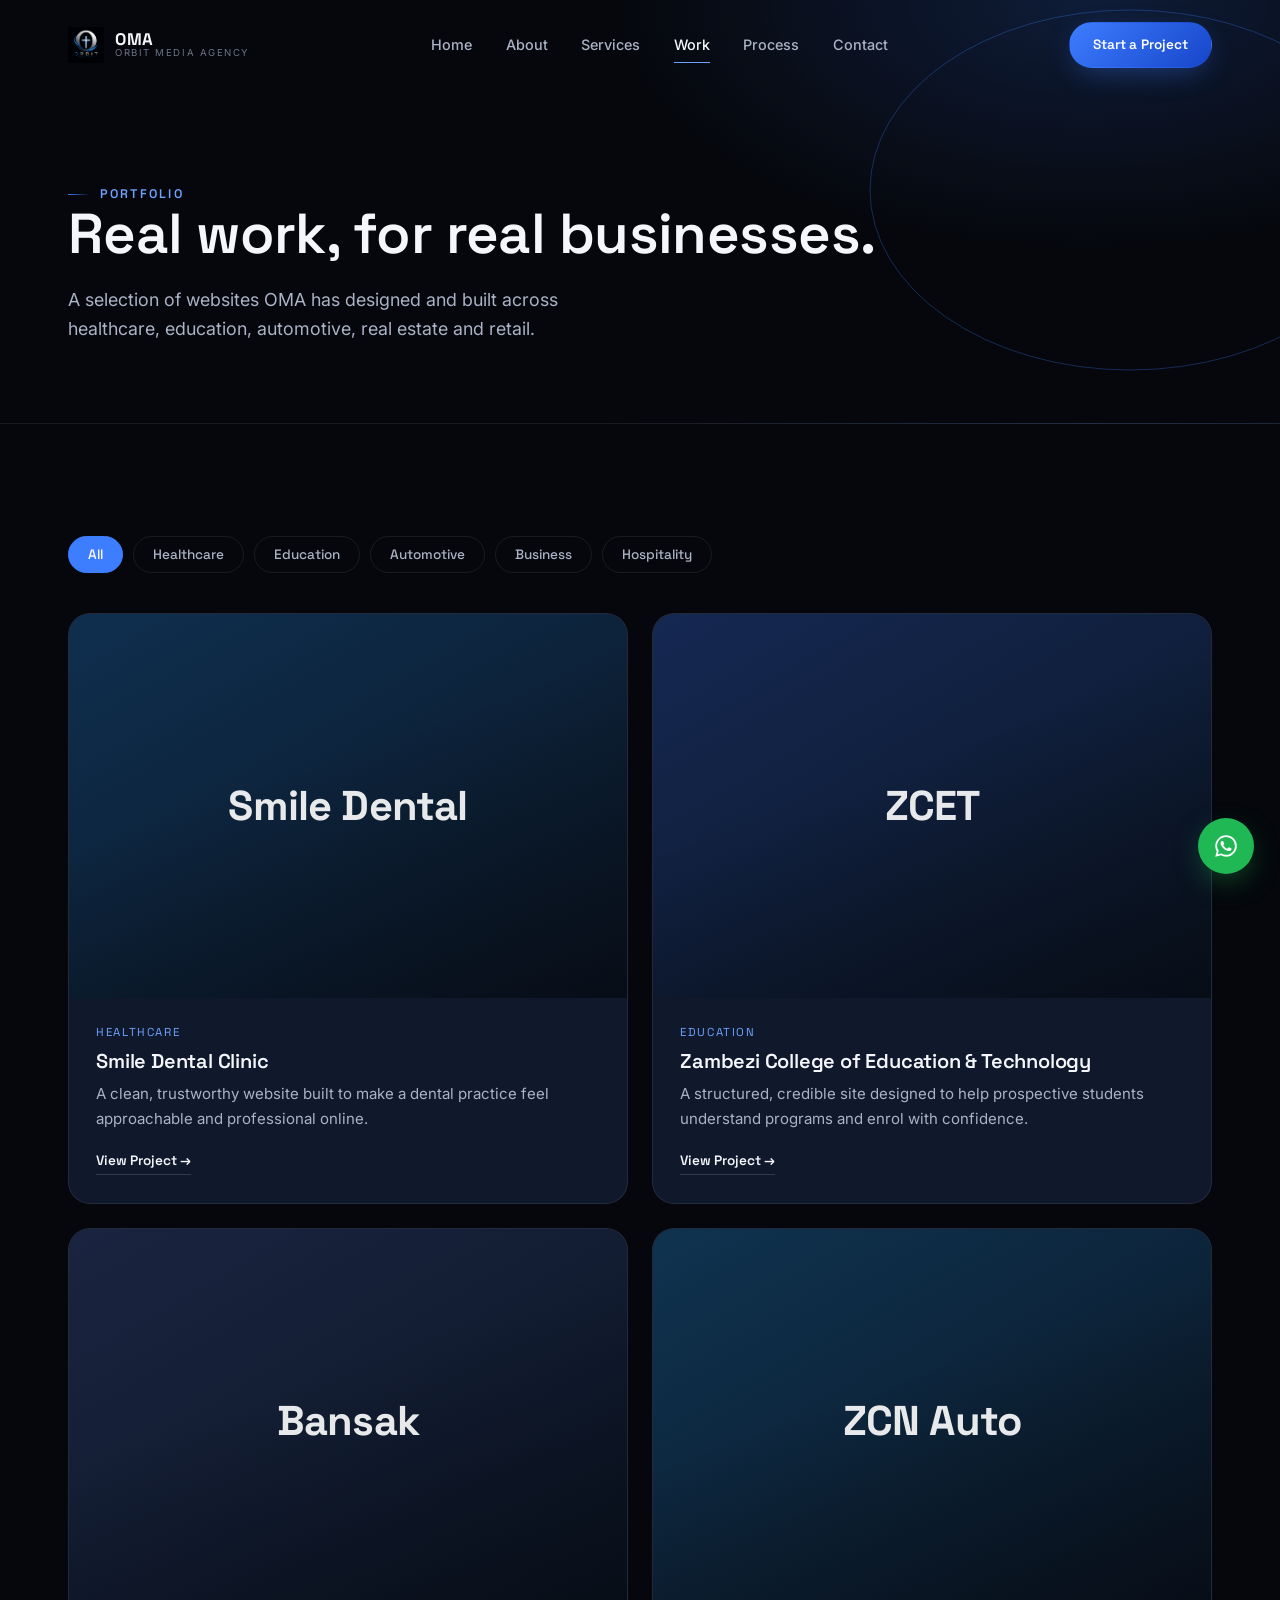
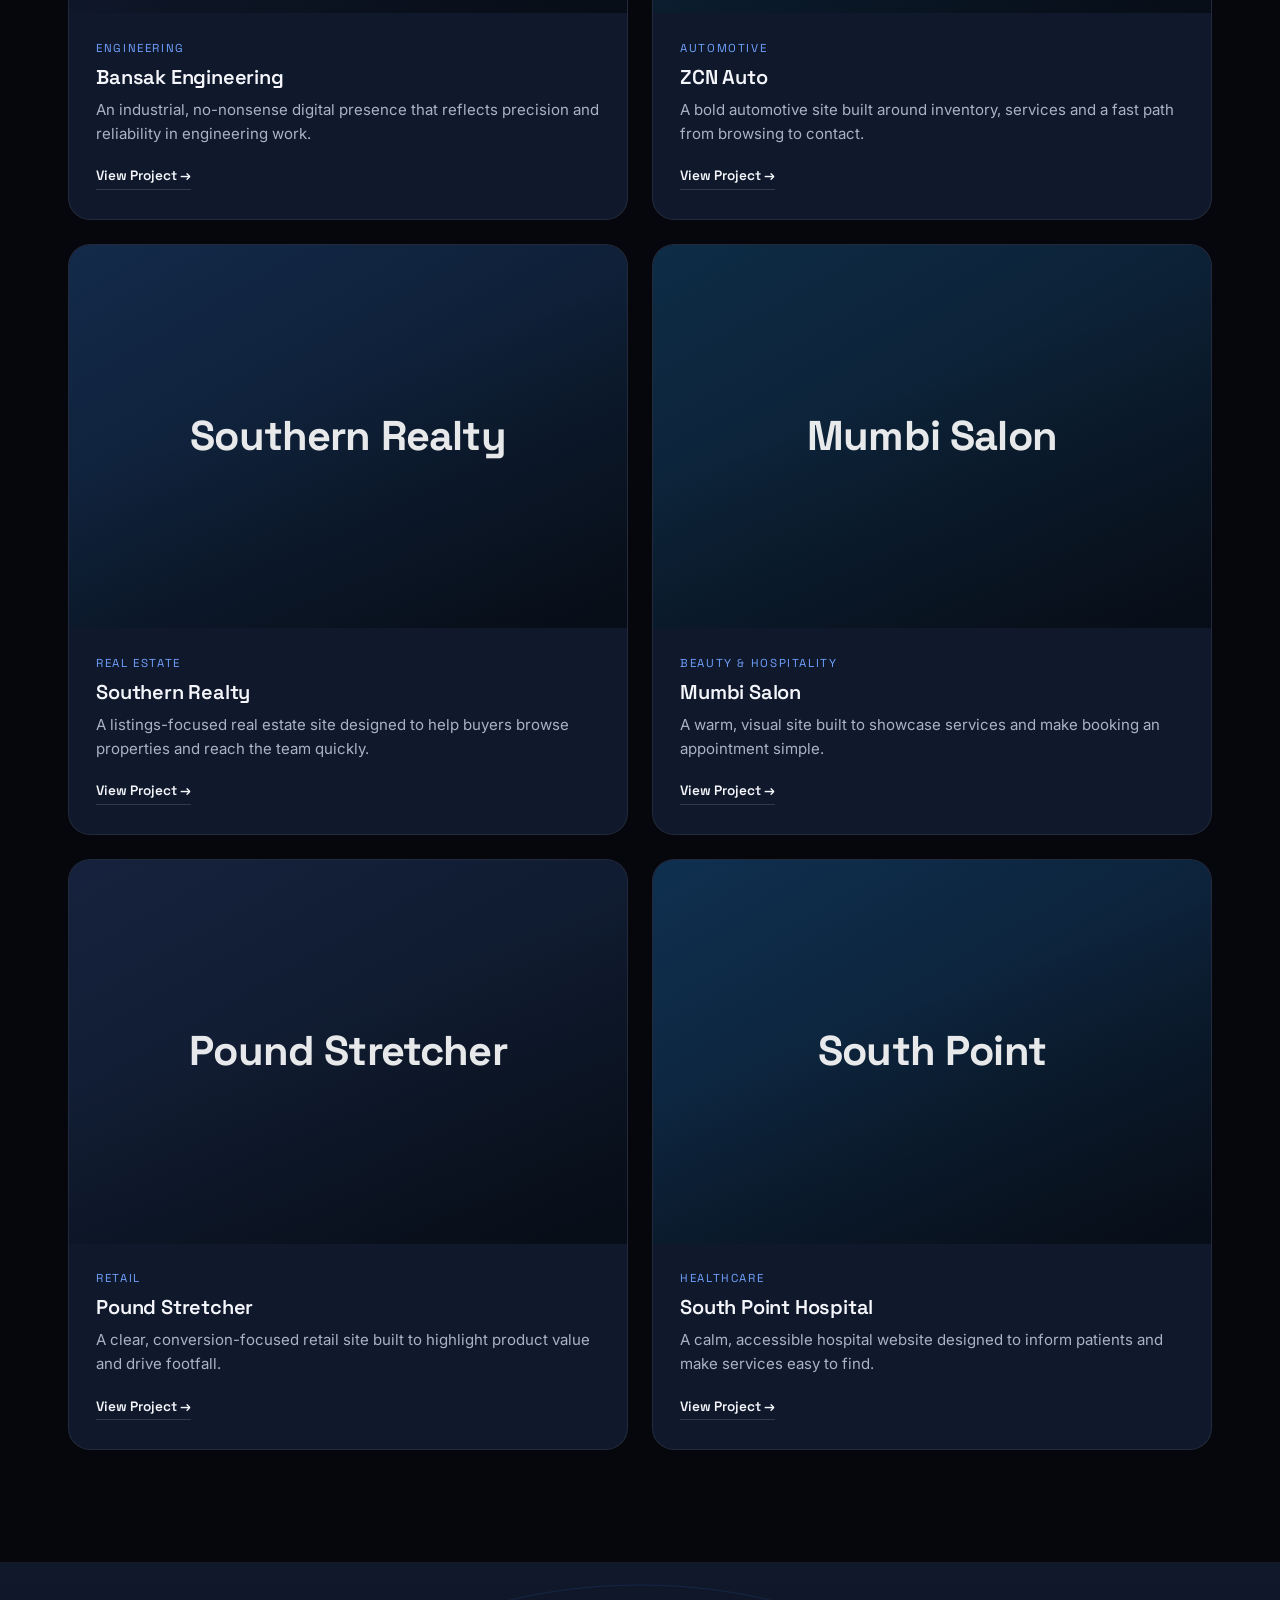
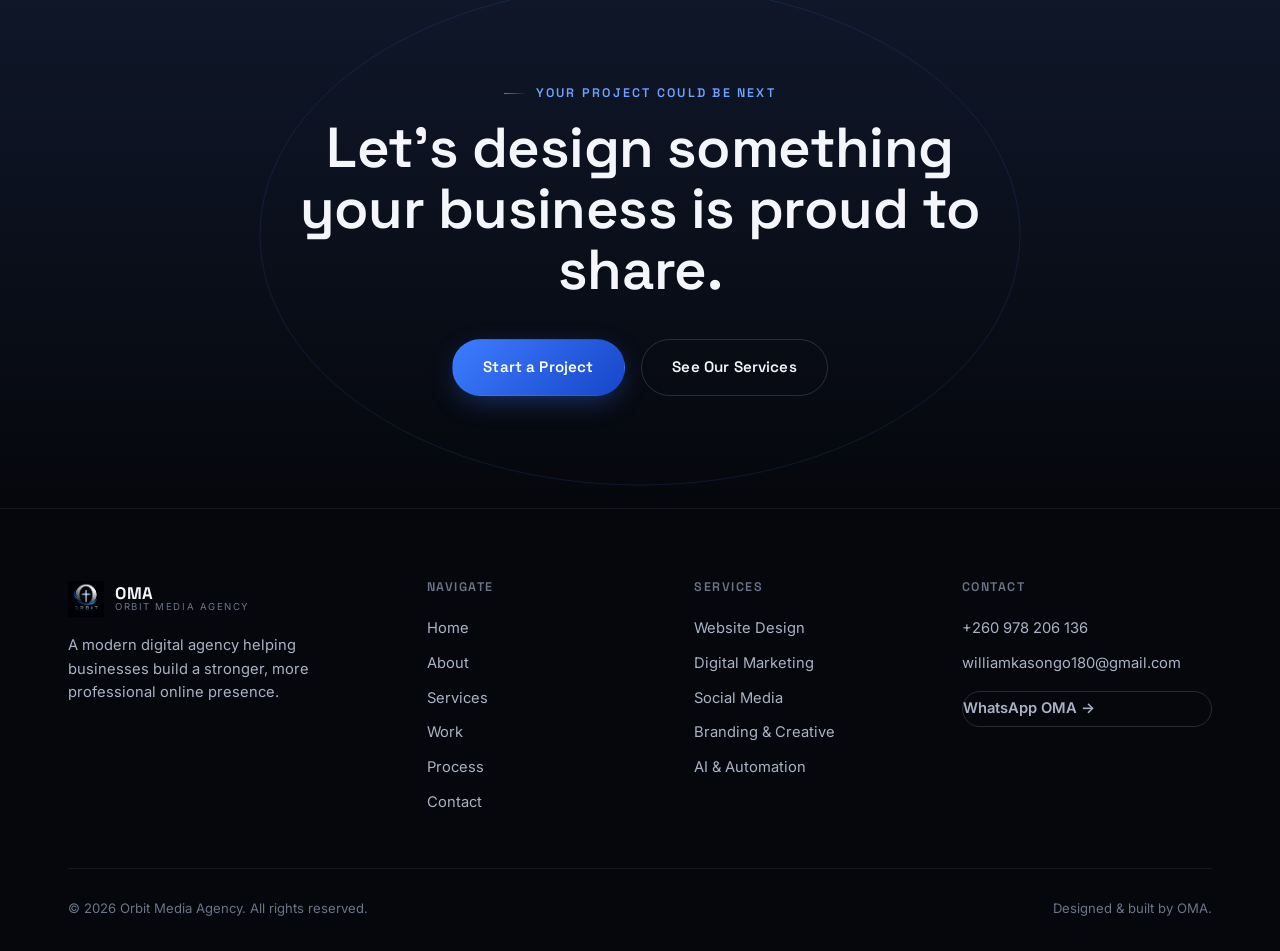
<file: work.html>
<!DOCTYPE html>
<html lang="en">
<head>
<meta charset="UTF-8">
<meta name="viewport" content="width=device-width, initial-scale=1.0">
<title>Our Work — Orbit Media Agency</title>
<meta name="description" content="A selection of websites and digital projects designed and built by Orbit Media Agency across healthcare, education, automotive, real estate, retail and more.">
<link rel="icon" href="assets/oma-logo.png">
<link rel="preconnect" href="https://fonts.googleapis.com">
<link href="https://fonts.googleapis.com/css2?family=Space+Grotesk:wght@500;600;700&family=Inter:wght@400;500;600&display=swap" rel="stylesheet">
<link rel="stylesheet" href="assets/style.css">
</head>
<body>

<nav class="nav" aria-label="Primary">
  <div class="wrap nav-inner">
    <a href="index.html" class="brand">
      <img src="assets/oma-logo.png" alt="Orbit Media Agency logo">
      <span class="brand-text"><span class="b1">OMA</span><span class="b2">Orbit Media Agency</span></span>
    </a>
    <div class="nav-links">
      <a href="index.html">Home</a>
      <a href="about.html">About</a>
      <a href="services.html">Services</a>
      <a href="work.html" class="active">Work</a>
      <a href="process.html">Process</a>
      <a href="contact.html">Contact</a>
    </div>
    <div class="nav-cta">
      <a href="contact.html" class="btn btn-primary btn-sm">Start a Project</a>
      <button class="hamburger" aria-label="Open menu" aria-expanded="false"><span></span><span></span><span></span></button>
    </div>
  </div>
</nav>

<div class="mobile-menu" id="mobileMenu">
  <a href="index.html">Home</a>
  <a href="about.html">About</a>
  <a href="services.html">Services</a>
  <a href="work.html" class="active">Work</a>
  <a href="process.html">Process</a>
  <a href="contact.html">Contact</a>
  <a href="contact.html" class="btn btn-primary" style="margin-top:1rem;">Start a Project</a>
</div>

<header class="page-hero">
  <div class="orbit-field" aria-hidden="true">
    <svg width="700" height="700" viewBox="0 0 700 700" style="right:-200px; top:-160px;">
      <g class="spin-a"><ellipse cx="350" cy="350" rx="260" ry="180" fill="none" stroke="#3d7dff" stroke-opacity="0.3" stroke-width="1"/></g>
    </svg>
  </div>
  <div class="wrap">
    <div class="eyebrow reveal in">Portfolio</div>
    <h1 class="reveal in" style="transition-delay:.1s;">Real work, for real businesses.</h1>
    <p class="hero-lede reveal in" style="transition-delay:.2s;">A selection of websites OMA has designed and built across healthcare, education, automotive, real estate and retail.</p>
  </div>
</header>

<section class="section-pad">
  <div class="wrap">
    <div class="filter-bar reveal in">
      <button class="filter-btn active" data-filter="all">All</button>
      <button class="filter-btn" data-filter="healthcare">Healthcare</button>
      <button class="filter-btn" data-filter="education">Education</button>
      <button class="filter-btn" data-filter="automotive">Automotive</button>
      <button class="filter-btn" data-filter="business">Business</button>
      <button class="filter-btn" data-filter="hospitality">Hospitality</button>
    </div>

    <div class="work-grid stagger">

      <a href="#" class="work-card reveal" data-category="healthcare">
        <div class="work-media" style="--work-a: linear-gradient(150deg,#0f2f4f,#0a1524);"><span class="work-mono">Smile Dental</span></div>
        <div class="work-body">
          <div class="work-tag">Healthcare</div>
          <h3>Smile Dental Clinic</h3>
          <p>A clean, trustworthy website built to make a dental practice feel approachable and professional online.</p>
          <span class="work-cta">View Project →</span>
        </div>
      </a>

      <a href="#" class="work-card reveal" data-category="education">
        <div class="work-media" style="--work-a: linear-gradient(150deg,#152852,#0a1524);"><span class="work-mono">ZCET</span></div>
        <div class="work-body">
          <div class="work-tag">Education</div>
          <h3>Zambezi College of Education &amp; Technology</h3>
          <p>A structured, credible site designed to help prospective students understand programs and enrol with confidence.</p>
          <span class="work-cta">View Project →</span>
        </div>
      </a>

      <a href="#" class="work-card reveal" data-category="business">
        <div class="work-media" style="--work-a: linear-gradient(150deg,#1a2440,#0a1524);"><span class="work-mono">Bansak</span></div>
        <div class="work-body">
          <div class="work-tag">Engineering</div>
          <h3>Bansak Engineering</h3>
          <p>An industrial, no-nonsense digital presence that reflects precision and reliability in engineering work.</p>
          <span class="work-cta">View Project →</span>
        </div>
      </a>

      <a href="#" class="work-card reveal" data-category="automotive">
        <div class="work-media" style="--work-a: linear-gradient(150deg,#0f3350,#0a1524);"><span class="work-mono">ZCN Auto</span></div>
        <div class="work-body">
          <div class="work-tag">Automotive</div>
          <h3>ZCN Auto</h3>
          <p>A bold automotive site built around inventory, services and a fast path from browsing to contact.</p>
          <span class="work-cta">View Project →</span>
        </div>
      </a>

      <a href="#" class="work-card reveal" data-category="business">
        <div class="work-media" style="--work-a: linear-gradient(150deg,#132a4a,#0a1524);"><span class="work-mono">Southern Realty</span></div>
        <div class="work-body">
          <div class="work-tag">Real Estate</div>
          <h3>Southern Realty</h3>
          <p>A listings-focused real estate site designed to help buyers browse properties and reach the team quickly.</p>
          <span class="work-cta">View Project →</span>
        </div>
      </a>

      <a href="#" class="work-card reveal" data-category="hospitality">
        <div class="work-media" style="--work-a: linear-gradient(150deg,#0e2c46,#0a1524);"><span class="work-mono">Mumbi Salon</span></div>
        <div class="work-body">
          <div class="work-tag">Beauty &amp; Hospitality</div>
          <h3>Mumbi Salon</h3>
          <p>A warm, visual site built to showcase services and make booking an appointment simple.</p>
          <span class="work-cta">View Project →</span>
        </div>
      </a>

      <a href="#" class="work-card reveal" data-category="business">
        <div class="work-media" style="--work-a: linear-gradient(150deg,#16223d,#0a1524);"><span class="work-mono">Pound Stretcher</span></div>
        <div class="work-body">
          <div class="work-tag">Retail</div>
          <h3>Pound Stretcher</h3>
          <p>A clear, conversion-focused retail site built to highlight product value and drive footfall.</p>
          <span class="work-cta">View Project →</span>
        </div>
      </a>

      <a href="#" class="work-card reveal" data-category="healthcare">
        <div class="work-media" style="--work-a: linear-gradient(150deg,#0f3050,#0a1524);"><span class="work-mono">South Point</span></div>
        <div class="work-body">
          <div class="work-tag">Healthcare</div>
          <h3>South Point Hospital</h3>
          <p>A calm, accessible hospital website designed to inform patients and make services easy to find.</p>
          <span class="work-cta">View Project →</span>
        </div>
      </a>

    </div>
  </div>
</section>

<section class="final-cta">
  <div class="orbit-field" aria-hidden="true">
    <svg width="900" height="900" viewBox="0 0 900 900" style="left:50%; top:50%; transform:translate(-50%,-50%);">
      <g class="spin-a" style="animation-duration:70s;"><ellipse cx="450" cy="450" rx="380" ry="250" fill="none" stroke="#3d7dff" stroke-opacity="0.14" stroke-width="1"/></g>
    </svg>
  </div>
  <div class="wrap reveal">
    <div class="eyebrow" style="justify-content:center;">Your Project Could Be Next</div>
    <h2>Let's design something your business is proud to share.</h2>
    <div class="hero-actions">
      <a href="contact.html" class="btn btn-primary">Start a Project</a>
      <a href="services.html" class="btn btn-ghost">See Our Services</a>
    </div>
  </div>
</section>

<footer>
  <div class="wrap">
    <div class="footer-grid">
      <div class="footer-brand">
        <a href="index.html" class="brand">
          <img src="assets/oma-logo.png" alt="Orbit Media Agency logo">
          <span class="brand-text"><span class="b1">OMA</span><span class="b2">Orbit Media Agency</span></span>
        </a>
        <p>A modern digital agency helping businesses build a stronger, more professional online presence.</p>
      </div>
      <div class="footer-col">
        <h4>Navigate</h4>
        <a href="index.html">Home</a>
        <a href="about.html">About</a>
        <a href="services.html">Services</a>
        <a href="work.html">Work</a>
        <a href="process.html">Process</a>
        <a href="contact.html">Contact</a>
      </div>
      <div class="footer-col">
        <h4>Services</h4>
        <a href="services.html#website-design">Website Design</a>
        <a href="services.html#digital-marketing">Digital Marketing</a>
        <a href="services.html#social-media">Social Media</a>
        <a href="services.html#branding">Branding &amp; Creative</a>
        <a href="services.html#ai-automation">AI &amp; Automation</a>
      </div>
      <div class="footer-col">
        <h4>Contact</h4>
        <a href="tel:+260978206136">+260 978 206 136</a>
        <a href="mailto:williamkasongo180@gmail.com">williamkasongo180@gmail.com</a>
        <a href="https://wa.me/260978206136" target="_blank" rel="noopener" class="footer-whatsapp" style="margin-top:0.6rem;">WhatsApp OMA →</a>
      </div>
    </div>
    <div class="footer-bottom">
      <p>© 2026 Orbit Media Agency. All rights reserved.</p>
      <p>Designed &amp; built by OMA.</p>
    </div>
  </div>
</footer>

<a href="https://wa.me/260978206136" target="_blank" rel="noopener" class="wa-float" aria-label="Chat with OMA on WhatsApp">
  <svg width="26" height="26" viewBox="0 0 24 24" fill="#fff"><path d="M12.04 2C6.58 2 2.13 6.45 2.13 11.91c0 1.75.46 3.45 1.32 4.95L2.05 22l5.28-1.38a9.87 9.87 0 0 0 4.71 1.2h.01c5.46 0 9.91-4.45 9.91-9.91 0-2.65-1.03-5.14-2.9-7.01A9.82 9.82 0 0 0 12.04 2zm0 18.13h-.01a8.2 8.2 0 0 1-4.18-1.14l-.3-.18-3.13.82.84-3.05-.2-.32a8.19 8.19 0 0 1-1.26-4.35c0-4.53 3.69-8.22 8.24-8.22 2.2 0 4.27.86 5.82 2.41a8.18 8.18 0 0 1 2.41 5.82c0 4.53-3.69 8.21-8.23 8.21zm4.51-6.16c-.25-.12-1.47-.72-1.7-.81-.23-.08-.39-.12-.56.13-.17.25-.64.81-.78.97-.14.17-.29.19-.54.06-.25-.12-1.04-.38-1.99-1.22-.73-.66-1.23-1.46-1.37-1.71-.14-.25-.02-.38.11-.51.11-.11.25-.29.37-.43.12-.14.16-.25.25-.41.08-.17.04-.31-.02-.44-.06-.12-.56-1.35-.77-1.85-.2-.48-.41-.42-.56-.43-.14-.01-.31-.01-.48-.01-.17 0-.44.06-.67.31-.23.25-.87.85-.87 2.08 0 1.23.89 2.41 1.02 2.58.12.17 1.75 2.67 4.24 3.74.59.26 1.06.41 1.42.52.6.19 1.14.16 1.57.1.48-.07 1.47-.6 1.68-1.18.21-.58.21-1.08.14-1.18-.06-.1-.23-.16-.48-.28z"/></svg>
</a>

<script src="assets/script.js"></script>
</body>
</html>
</file>
<file: assets/style.css>
/* ============================================================
   ORBIT MEDIA AGENCY — DESIGN SYSTEM
   Palette: deep space navy + electric orbit blue
   Display: Space Grotesk / Body: Inter
   ============================================================ */

:root{
  --void:        #05070c;
  --navy:        #0a0f1c;
  --navy-2:      #10182b;
  --panel:       #121b30;
  --line:        rgba(255,255,255,0.08);
  --line-strong: rgba(255,255,255,0.14);
  --ink:         #f4f6fb;
  --ink-dim:     #aab2c5;
  --ink-faint:   #6b7488;
  --blue:        #3d7dff;
  --blue-2:      #6fa2ff;
  --blue-deep:   #1745c9;
  --blue-glow:   rgba(61,125,255,0.45);
  --cyan:        #7fe0ff;

  --fs-display: clamp(2.6rem, 6vw, 5.4rem);
  --fs-h1:      clamp(2.2rem, 4.4vw, 3.6rem);
  --fs-h2:      clamp(1.7rem, 3vw, 2.5rem);
  --fs-h3:      clamp(1.2rem, 1.6vw, 1.5rem);
  --fs-body:    1.05rem;
  --fs-small:   0.875rem;

  --space-1: 0.5rem;
  --space-2: 1rem;
  --space-3: 1.75rem;
  --space-4: 2.75rem;
  --space-5: 4.5rem;
  --space-6: 7rem;

  --radius: 14px;
  --radius-lg: 22px;
  --ease: cubic-bezier(0.16, 1, 0.3, 1);
}

*,*::before,*::after{ box-sizing:border-box; }
html{ scroll-behavior:smooth; }
body{
  margin:0;
  background:var(--void);
  color:var(--ink);
  font-family:'Inter', system-ui, sans-serif;
  font-size:var(--fs-body);
  line-height:1.6;
  -webkit-font-smoothing:antialiased;
  overflow-x:hidden;
}
h1,h2,h3,h4{
  font-family:'Space Grotesk', 'Inter', sans-serif;
  font-weight:600;
  line-height:1.08;
  letter-spacing:-0.01em;
  margin:0;
  color:var(--ink);
}
p{ margin:0; color:var(--ink-dim); }
a{ color:inherit; text-decoration:none; }
img{ max-width:100%; display:block; }
ul{ list-style:none; margin:0; padding:0; }
button{ font-family:inherit; cursor:pointer; }

.wrap{
  max-width:1240px;
  margin:0 auto;
  padding-left:clamp(1.25rem, 5vw, 3rem);
  padding-right:clamp(1.25rem, 5vw, 3rem);
}

section{ position:relative; }
.section-pad{ padding:var(--space-6) 0; }
.section-pad-sm{ padding:var(--space-5) 0; }

@media (max-width: 720px){
  .section-pad{ padding: 4rem 0; }
  .section-pad-sm{ padding: 3rem 0; }
}

/* ---------- Eyebrow / labels ---------- */
.eyebrow{
  display:inline-flex;
  align-items:center;
  gap:0.6rem;
  font-family:'Space Grotesk', sans-serif;
  font-size:0.78rem;
  letter-spacing:0.18em;
  text-transform:uppercase;
  color:var(--blue-2);
  font-weight:600;
}
.eyebrow::before{
  content:'';
  width:22px; height:1px;
  background:linear-gradient(90deg, var(--blue), transparent);
}

/* ---------- Buttons ---------- */
.btn{
  display:inline-flex;
  align-items:center;
  justify-content:center;
  gap:0.5rem;
  padding:0.95rem 1.9rem;
  border-radius:100px;
  font-family:'Space Grotesk', sans-serif;
  font-weight:600;
  font-size:0.95rem;
  letter-spacing:0.01em;
  border:1px solid transparent;
  transition:transform 0.35s var(--ease), box-shadow 0.35s var(--ease), background 0.35s var(--ease), border-color .35s var(--ease);
  white-space:nowrap;
}
.btn-primary{
  background:linear-gradient(135deg, var(--blue), var(--blue-deep));
  color:#fff;
  box-shadow:0 8px 30px -8px var(--blue-glow);
}
.btn-primary:hover{ transform:translateY(-2px); box-shadow:0 14px 36px -8px var(--blue-glow); }
.btn-primary:focus-visible{ outline:2px solid var(--cyan); outline-offset:3px; }

.btn-ghost{
  background:transparent;
  color:var(--ink);
  border-color:var(--line-strong);
}
.btn-ghost:hover{ border-color:var(--blue-2); background:rgba(111,162,255,0.08); transform:translateY(-2px); }
.btn-ghost:focus-visible{ outline:2px solid var(--cyan); outline-offset:3px; }

.btn-sm{ padding:0.7rem 1.4rem; font-size:0.85rem; }

/* ---------- Navbar ---------- */
.nav{
  position:fixed;
  top:0; left:0; right:0;
  z-index:200;
  padding:1.35rem 0;
  transition:padding 0.4s var(--ease), background 0.4s var(--ease), border-color 0.4s var(--ease);
  border-bottom:1px solid transparent;
}
.nav.scrolled{
  padding:0.85rem 0;
  background:rgba(6,9,16,0.82);
  backdrop-filter:blur(16px) saturate(140%);
  border-bottom-color:var(--line);
}
.nav-inner{ display:flex; align-items:center; justify-content:space-between; gap:1.5rem; }
.brand{ display:flex; align-items:center; gap:0.7rem; }
.brand img{ height:36px; width:36px; object-fit:contain; }
.brand-text{ display:flex; flex-direction:column; line-height:1.05; }
.brand-text .b1{ font-family:'Space Grotesk', sans-serif; font-weight:700; font-size:1.05rem; letter-spacing:0.02em; }
.brand-text .b2{ font-size:0.6rem; letter-spacing:0.16em; color:var(--ink-faint); text-transform:uppercase; }

.nav-links{ display:flex; align-items:center; gap:2.1rem; }
.nav-links a{
  font-size:0.9rem; color:var(--ink-dim); font-weight:500;
  position:relative; padding:0.3rem 0; transition:color 0.25s var(--ease);
}
.nav-links a::after{
  content:''; position:absolute; left:0; bottom:-2px; width:0; height:1px;
  background:var(--blue-2); transition:width 0.3s var(--ease);
}
.nav-links a:hover{ color:var(--ink); }
.nav-links a:hover::after{ width:100%; }
.nav-links a.active{ color:var(--ink); }
.nav-links a.active::after{ width:100%; }

.nav-cta{ display:flex; align-items:center; gap:1.1rem; }
.hamburger{
  display:none; flex-direction:column; gap:5px; background:none; border:none; padding:8px;
}
.hamburger span{ width:24px; height:2px; background:var(--ink); transition:transform 0.35s var(--ease), opacity 0.35s var(--ease); }
.hamburger.open span:nth-child(1){ transform:translateY(7px) rotate(45deg); }
.hamburger.open span:nth-child(2){ opacity:0; }
.hamburger.open span:nth-child(3){ transform:translateY(-7px) rotate(-45deg); }

.mobile-menu{
  position:fixed; inset:0; z-index:190;
  background:rgba(5,7,12,0.98);
  backdrop-filter:blur(10px);
  display:flex; flex-direction:column;
  align-items:center; justify-content:center; gap:2rem;
  opacity:0; visibility:hidden; transform:translateY(-8px);
  transition:opacity 0.4s var(--ease), transform 0.4s var(--ease), visibility 0.4s;
}
.mobile-menu.open{ opacity:1; visibility:visible; transform:translateY(0); }
.mobile-menu a{ font-family:'Space Grotesk', sans-serif; font-size:1.6rem; font-weight:600; color:var(--ink); }
.mobile-menu a.active{ color:var(--blue-2); }

@media (max-width: 900px){
  .nav-links{ display:none; }
  .nav-cta .btn-primary{ display:none; }
  .hamburger{ display:flex; }
}

/* ---------- Orbit visual system (signature element) ---------- */
.orbit-field{
  position:absolute; inset:0; overflow:hidden; pointer-events:none;
}
.orbit-field svg{ position:absolute; }
.orbit-ring{
  fill:none; stroke:url(#ringGrad); stroke-width:1;
}
.orbit-dot{ filter:drop-shadow(0 0 6px var(--blue-2)); }

@keyframes spin-slow{ to{ transform:rotate(360deg); } }
@keyframes spin-slow-rev{ to{ transform:rotate(-360deg); } }
@keyframes pulse-glow{
  0%,100%{ opacity:0.55; }
  50%{ opacity:1; }
}
.spin-a{ animation:spin-slow 46s linear infinite; transform-origin:center; }
.spin-b{ animation:spin-slow-rev 64s linear infinite; transform-origin:center; }

/* ---------- Reveal-on-scroll ---------- */
.reveal{ opacity:0; transform:translateY(28px); transition:opacity 0.9s var(--ease), transform 0.9s var(--ease); }
.reveal.in{ opacity:1; transform:translateY(0); }
.reveal-scale{ opacity:0; transform:scale(0.96); transition:opacity 0.9s var(--ease), transform 0.9s var(--ease); }
.reveal-scale.in{ opacity:1; transform:scale(1); }
.stagger .reveal:nth-child(1){ transition-delay:0.05s; }
.stagger .reveal:nth-child(2){ transition-delay:0.15s; }
.stagger .reveal:nth-child(3){ transition-delay:0.25s; }
.stagger .reveal:nth-child(4){ transition-delay:0.35s; }
.stagger .reveal:nth-child(5){ transition-delay:0.45s; }
.stagger .reveal:nth-child(6){ transition-delay:0.55s; }

@media (prefers-reduced-motion: reduce){
  *{ animation-duration:0.01ms !important; animation-iteration-count:1 !important; transition-duration:0.01ms !important; scroll-behavior:auto !important; }
}

/* ---------- Intro loader ---------- */
.loader{
  position:fixed; inset:0; z-index:999;
  background:var(--void);
  display:flex; align-items:center; justify-content:center;
  transition:opacity 0.7s var(--ease), visibility 0.7s var(--ease);
}
.loader.hide{ opacity:0; visibility:hidden; }
.loader-mark{ position:relative; width:150px; height:150px; display:flex; align-items:center; justify-content:center; }
.loader-mark img{ width:64px; height:64px; opacity:0; transform:scale(0.8); animation:markIn 1s var(--ease) 0.3s forwards; }
@keyframes markIn{ to{ opacity:1; transform:scale(1); } }
.loader-ring{
  position:absolute; inset:0; border-radius:50%;
  border:1px solid var(--line-strong);
  border-top-color:var(--blue-2);
  animation:spin-slow 2.4s linear infinite;
}
.loader-ring.r2{ inset:18px; border-top-color:var(--cyan); animation-duration:1.7s; animation-direction:reverse; opacity:0.7; }
.loader-word{
  position:absolute; bottom:calc(50% - 110px);
  font-family:'Space Grotesk', sans-serif;
  letter-spacing:0.3em; font-size:0.75rem; color:var(--ink-faint);
  opacity:0; text-transform:uppercase;
  animation:wordIn 0.8s var(--ease) 0.9s forwards;
}
@keyframes wordIn{ to{ opacity:1; } }

/* ---------- Hero ---------- */
.hero{
  position:relative;
  min-height:100svh;
  display:flex; align-items:center;
  padding-top:7rem;
  background:var(--void);
  overflow:hidden;
  border-bottom:1px solid var(--line);
}
.hero-photo{
  position:absolute; inset:0; z-index:0;
}
.hero-photo img{
  width:100%; height:100%; object-fit:cover; object-position:center;
  opacity:0.55;
  filter:saturate(0.9);
}
.hero-photo::after{
  content:'';
  position:absolute; inset:0;
  background:
    radial-gradient(ellipse 900px 500px at 82% 8%, rgba(61,125,255,0.30), transparent 60%),
    radial-gradient(ellipse 700px 500px at 8% 92%, rgba(127,224,255,0.14), transparent 60%),
    linear-gradient(180deg, rgba(5,7,12,0.55) 0%, rgba(5,7,12,0.82) 55%, var(--void) 100%);
}
.hero-grid{
  position:absolute; inset:0; z-index:1;
  background-image:
    linear-gradient(rgba(255,255,255,0.035) 1px, transparent 1px),
    linear-gradient(90deg, rgba(255,255,255,0.035) 1px, transparent 1px);
  background-size:64px 64px;
  mask-image:radial-gradient(ellipse 70% 60% at 50% 30%, black, transparent);
}
.hero-inner{ position:relative; z-index:2; max-width:760px; }
.hero .orbit-field{ z-index:1; }
.hero-kicker{ margin-bottom:1.6rem; }
.hero h1{ font-size:var(--fs-display); }
.hero h1 .accent{
  background:linear-gradient(100deg, var(--blue-2), var(--cyan));
  -webkit-background-clip:text; background-clip:text; color:transparent;
}
.hero-lede{ margin-top:1.6rem; max-width:560px; font-size:1.12rem; color:var(--ink-dim); }
.hero-actions{ display:flex; gap:1rem; margin-top:2.6rem; flex-wrap:wrap; }
.hero-line{ display:block; overflow:hidden; }
.hero-line span{ display:block; transform:translateY(110%); animation:lineUp 0.9s var(--ease) forwards; }

@keyframes lineUp{ to{ transform:translateY(0); } }
.hero-scroll{
  position:absolute; bottom:2.2rem; left:50%; transform:translateX(-50%);
  display:flex; flex-direction:column; align-items:center; gap:0.6rem;
  color:var(--ink-faint); font-size:0.72rem; letter-spacing:0.18em; text-transform:uppercase;
  z-index:2;
}
.hero-scroll .stem{ width:1px; height:34px; background:linear-gradient(var(--blue-2), transparent); animation:pulse-glow 2.4s ease-in-out infinite; }

/* ---------- Page hero (inner pages) ---------- */
.page-hero{
  position:relative;
  padding:11rem 0 5rem;
  background:
    radial-gradient(ellipse 800px 420px at 85% 0%, rgba(61,125,255,0.18), transparent 60%),
    var(--void);
  border-bottom:1px solid var(--line);
  overflow:hidden;
}
.page-hero h1{ font-size:var(--fs-h1); max-width:820px; }
.page-hero .hero-lede{ margin-top:1.3rem; }

/* ---------- Section headers ---------- */
.section-head{ max-width:680px; margin-bottom:var(--space-4); }
.section-head h2{ font-size:var(--fs-h2); margin-top:0.9rem; }
.section-head p{ margin-top:1rem; font-size:1.05rem; }
.section-head.center{ margin-left:auto; margin-right:auto; text-align:center; }
.section-head.between{ display:flex; align-items:flex-end; justify-content:space-between; gap:2rem; max-width:none; }
@media (max-width:720px){
  .section-head.between{ flex-direction:column; align-items:flex-start; gap:1.2rem; }
}

/* ---------- Intro / trust split ---------- */
.split{
  display:grid; grid-template-columns:1fr 1fr; gap:var(--space-5);
  align-items:center;
}
.split.reverse .split-visual{ order:2; }
@media (max-width:900px){
  .split{ grid-template-columns:1fr; gap:2.5rem; }
  .split.reverse .split-visual{ order:0; }
}
.split-text h2{ font-size:var(--fs-h2); margin-top:0.8rem; }
.split-text p{ margin-top:1.1rem; }
.split-text .btn{ margin-top:2rem; }

.orbit-visual{
  position:relative; aspect-ratio:1/1; border-radius:var(--radius-lg);
  background:linear-gradient(160deg, var(--navy-2), var(--void));
  border:1px solid var(--line);
  display:flex; align-items:center; justify-content:center;
  overflow:hidden;
}
.orbit-visual::before{
  content:''; position:absolute; width:70%; aspect-ratio:1/1; border-radius:50%;
  background:radial-gradient(circle, rgba(61,125,255,0.35), transparent 70%);
  filter:blur(20px);
}

.visual-photo{
  position:relative; aspect-ratio:1/1; border-radius:var(--radius-lg);
  overflow:hidden; border:1px solid var(--line);
  background:var(--navy-2);
}
.visual-photo img{
  width:100%; height:100%; object-fit:cover; display:block;
  transition:transform 0.8s var(--ease);
}
.visual-photo:hover img{ transform:scale(1.04); }
.visual-photo::after{
  content:''; position:absolute; inset:0;
  background:linear-gradient(155deg, rgba(10,15,28,0.15) 30%, rgba(5,7,12,0.75) 100%);
  pointer-events:none;
}
.visual-photo .photo-badge{
  position:absolute; bottom:1.4rem; left:1.4rem; z-index:2;
  display:flex; align-items:center; gap:0.6rem;
  padding:0.6rem 1rem; border-radius:100px;
  background:rgba(6,9,16,0.65); backdrop-filter:blur(8px);
  border:1px solid var(--line-strong);
  font-family:'Space Grotesk', sans-serif; font-size:0.78rem; color:var(--ink);
}
.visual-photo .photo-badge .dot{ width:7px; height:7px; border-radius:50%; background:var(--blue-2); box-shadow:0 0 8px var(--blue-2); }

/* ---------- Services grid ---------- */
.services-grid{
  display:grid; grid-template-columns:repeat(3, 1fr); gap:1.25rem;
}
@media (max-width:900px){ .services-grid{ grid-template-columns:repeat(2,1fr); } }
@media (max-width:600px){ .services-grid{ grid-template-columns:1fr; } }

.service-card{
  position:relative;
  padding:2.1rem 1.9rem;
  border-radius:var(--radius);
  background:linear-gradient(165deg, var(--panel), var(--navy));
  border:1px solid var(--line);
  transition:transform 0.4s var(--ease), border-color 0.4s var(--ease), background 0.4s var(--ease);
}
.service-card:hover{
  transform:translateY(-6px);
  border-color:var(--line-strong);
  background:linear-gradient(165deg, #16213b, var(--navy));
}
.service-icon{
  width:46px; height:46px; border-radius:12px;
  background:rgba(61,125,255,0.12); border:1px solid rgba(61,125,255,0.28);
  display:flex; align-items:center; justify-content:center;
  margin-bottom:1.4rem; color:var(--blue-2);
}
.service-card h3{ font-size:1.2rem; }
.service-card p{ margin-top:0.7rem; font-size:0.96rem; }
.service-link{
  display:inline-flex; align-items:center; gap:0.4rem; margin-top:1.4rem;
  font-family:'Space Grotesk', sans-serif; font-size:0.85rem; font-weight:600; color:var(--blue-2);
  transition:gap 0.3s var(--ease);
}
.service-link:hover{ gap:0.7rem; }

/* ---------- Portfolio / work grid ---------- */
.work-grid{ display:grid; grid-template-columns:repeat(2, 1fr); gap:1.5rem; }
@media (max-width:800px){ .work-grid{ grid-template-columns:1fr; } }

.work-card{
  position:relative; border-radius:var(--radius-lg);
  overflow:hidden; border:1px solid var(--line);
  background:var(--navy-2);
  display:block;
}
.work-media{
  position:relative; aspect-ratio:16/11; overflow:hidden;
  display:flex; align-items:center; justify-content:center;
  background:var(--work-a, var(--navy-2));
}
.work-media::after{
  content:''; position:absolute; inset:0;
  background:linear-gradient(160deg, transparent 40%, rgba(5,7,12,0.55));
}
.work-mono{
  font-family:'Space Grotesk', sans-serif; font-weight:700; font-size:2.6rem;
  color:rgba(255,255,255,0.9); letter-spacing:-0.02em; z-index:1;
  transition:transform 0.6s var(--ease);
}
.work-card:hover .work-mono{ transform:scale(1.08); }
.work-body{ padding:1.6rem 1.7rem 1.8rem; }
.work-tag{ font-family:'Space Grotesk', sans-serif; font-size:0.72rem; letter-spacing:0.14em; text-transform:uppercase; color:var(--blue-2); }
.work-body h3{ margin-top:0.6rem; font-size:1.25rem; }
.work-body p{ margin-top:0.6rem; font-size:0.94rem; }
.work-cta{
  display:inline-flex; align-items:center; gap:0.4rem; margin-top:1.2rem;
  font-family:'Space Grotesk', sans-serif; font-size:0.85rem; font-weight:600; color:var(--ink);
  border-bottom:1px solid var(--line-strong); padding-bottom:2px;
  transition:color 0.3s var(--ease), border-color 0.3s var(--ease);
}
.work-card:hover .work-cta{ color:var(--blue-2); border-color:var(--blue-2); }

.filter-bar{ display:flex; flex-wrap:wrap; gap:0.6rem; margin-bottom:2.5rem; }
.filter-btn{
  padding:0.55rem 1.2rem; border-radius:100px; border:1px solid var(--line);
  background:transparent; color:var(--ink-dim); font-family:'Space Grotesk', sans-serif;
  font-size:0.85rem; font-weight:500; transition:all 0.3s var(--ease);
}
.filter-btn:hover{ border-color:var(--line-strong); color:var(--ink); }
.filter-btn.active{ background:var(--blue); border-color:var(--blue); color:#fff; }

/* ---------- Why OMA ---------- */
.why-grid{ display:grid; grid-template-columns:repeat(4, 1fr); gap:1.25rem; }
@media (max-width:1000px){ .why-grid{ grid-template-columns:repeat(2,1fr); } }
@media (max-width:560px){ .why-grid{ grid-template-columns:1fr; } }
.why-card{
  padding:1.9rem 1.6rem; border-radius:var(--radius);
  border:1px solid var(--line); background:var(--navy-2);
  transition:border-color 0.35s var(--ease), transform 0.35s var(--ease);
}
.why-card:hover{ border-color:var(--blue-deep); transform:translateY(-4px); }
.why-num{ font-family:'Space Grotesk', sans-serif; font-size:0.78rem; color:var(--ink-faint); letter-spacing:0.1em; }
.why-card h3{ font-size:1.05rem; margin-top:0.9rem; }
.why-card p{ margin-top:0.6rem; font-size:0.92rem; }

/* ---------- Process ---------- */
.process-path{ position:relative; }
.process-row{
  display:grid; grid-template-columns:120px 1fr; gap:2rem;
  padding:2.4rem 0; border-top:1px solid var(--line);
  position:relative;
}
.process-row:last-child{ border-bottom:1px solid var(--line); }
.process-num{
  font-family:'Space Grotesk', sans-serif; font-size:2.4rem; font-weight:700;
  color:transparent; -webkit-text-stroke:1px var(--line-strong);
  display:flex; align-items:flex-start;
}
.process-row.active .process-num, .process-row:hover .process-num{
  -webkit-text-stroke:1px var(--blue-2); color:transparent;
}
.process-content h3{ font-size:1.35rem; }
.process-content p{ margin-top:0.7rem; max-width:640px; }
.process-dot{
  position:absolute; left:59px; top:50%; width:9px; height:9px; border-radius:50%;
  background:var(--blue-2); box-shadow:0 0 12px var(--blue-2);
  transform:translate(-50%,-50%);
}
@media (max-width:640px){
  .process-row{ grid-template-columns:1fr; gap:0.8rem; }
  .process-dot{ display:none; }
}

/* ---------- Final CTA ---------- */
.final-cta{
  position:relative; overflow:hidden;
  background:linear-gradient(180deg, var(--navy-2), var(--void));
  border-top:1px solid var(--line);
  padding:var(--space-6) 0;
  text-align:center;
}
.final-cta h2{ font-size:var(--fs-h1); max-width:720px; margin:0.9rem auto 0; }
.final-cta p{ max-width:520px; margin:1.3rem auto 0; font-size:1.05rem; }
.final-cta .hero-actions{ justify-content:center; margin-top:2.4rem; }

/* ---------- Footer ---------- */
footer{
  background:var(--void); border-top:1px solid var(--line);
  padding:4.5rem 0 2rem;
}
.footer-grid{
  display:grid; grid-template-columns:1.4fr 1fr 1fr 1.1fr; gap:2.5rem;
  padding-bottom:3rem; border-bottom:1px solid var(--line);
}
@media (max-width:800px){ .footer-grid{ grid-template-columns:1fr 1fr; row-gap:2.5rem; } }
@media (max-width:480px){ .footer-grid{ grid-template-columns:1fr; } }
.footer-brand .brand{ margin-bottom:1.1rem; }
.footer-brand p{ max-width:280px; font-size:0.92rem; }
.footer-col h4{
  font-family:'Space Grotesk', sans-serif; font-size:0.78rem; letter-spacing:0.12em;
  text-transform:uppercase; color:var(--ink-faint); margin-bottom:1.1rem;
}
.footer-col a{ display:block; font-size:0.92rem; color:var(--ink-dim); padding:0.35rem 0; transition:color 0.25s var(--ease); }
.footer-col a:hover{ color:var(--blue-2); }
.footer-bottom{ display:flex; justify-content:space-between; align-items:center; padding-top:1.8rem; flex-wrap:wrap; gap:1rem; }
.footer-bottom p{ font-size:0.82rem; color:var(--ink-faint); }
.footer-whatsapp{
  display:inline-flex; align-items:center; gap:0.6rem; padding:0.6rem 1.1rem;
  border-radius:100px; border:1px solid var(--line-strong); font-size:0.85rem; font-weight:600;
  color:var(--ink); transition:border-color 0.3s var(--ease), color 0.3s var(--ease);
}
.footer-whatsapp:hover{ border-color:#25D366; color:#25D366; }

/* ---------- WhatsApp floating button ---------- */
.wa-float{
  position:fixed; bottom:1.6rem; right:1.6rem; z-index:150;
  width:56px; height:56px; border-radius:50%;
  background:#1fb855;
  display:flex; align-items:center; justify-content:center;
  box-shadow:0 10px 30px -8px rgba(31,184,85,0.55);
  transition:transform 0.35s var(--ease);
}
.wa-float:hover{ transform:scale(1.08); }

/* ---------- Forms ---------- */
.form-grid{ display:grid; grid-template-columns:1fr 1fr; gap:1.4rem; }
@media (max-width:640px){ .form-grid{ grid-template-columns:1fr; } }
.field{ display:flex; flex-direction:column; gap:0.55rem; }
.field.full{ grid-column:1/-1; }
.field label{ font-size:0.85rem; font-weight:600; color:var(--ink-dim); }
.field input, .field textarea, .field select{
  background:var(--navy-2); border:1px solid var(--line); border-radius:10px;
  padding:0.9rem 1rem; color:var(--ink); font-family:inherit; font-size:0.96rem;
  transition:border-color 0.3s var(--ease), background 0.3s var(--ease);
}
.field input:focus, .field textarea:focus, .field select:focus{
  outline:none; border-color:var(--blue-2); background:#141f38;
}
.field textarea{ resize:vertical; min-height:130px; }
.form-note{ margin-top:1.6rem; font-size:0.85rem; color:var(--ink-faint); }

.contact-grid{ display:grid; grid-template-columns:1fr 1fr; gap:var(--space-5); align-items:start; }
@media (max-width:900px){ .contact-grid{ grid-template-columns:1fr; gap:3rem; } }
.contact-card{
  padding:2rem; border-radius:var(--radius); border:1px solid var(--line);
  background:var(--navy-2); margin-bottom:1rem;
}
.contact-card h4{ font-family:'Space Grotesk', sans-serif; font-size:0.78rem; letter-spacing:0.1em; text-transform:uppercase; color:var(--ink-faint); }
.contact-card a, .contact-card .val{ display:block; margin-top:0.6rem; font-size:1.25rem; font-family:'Space Grotesk', sans-serif; font-weight:600; }
.contact-card a:hover{ color:var(--blue-2); }

/* ---------- Utility ---------- */
.stat-strip{ display:flex; gap:var(--space-5); flex-wrap:wrap; }
.divider{ height:1px; background:var(--line); border:none; margin:0; }
.pill{
  display:inline-flex; align-items:center; padding:0.4rem 0.9rem; border-radius:100px;
  border:1px solid var(--line-strong); font-size:0.78rem; color:var(--ink-dim);
  font-family:'Space Grotesk', sans-serif;
}
.two-col{ display:grid; grid-template-columns:repeat(2,1fr); gap:1.5rem; }
@media (max-width:700px){ .two-col{ grid-template-columns:1fr; } }
.value-list{ display:grid; gap:1.6rem; }
.value-item{ display:grid; grid-template-columns:56px 1fr; gap:1.3rem; align-items:flex-start; }
.value-item .vnum{ font-family:'Space Grotesk', sans-serif; color:var(--blue-2); font-weight:700; }
.value-item h3{ font-size:1.1rem; }
.value-item p{ margin-top:0.5rem; font-size:0.94rem; }

.service-detail{
  padding:var(--space-5) 0; border-top:1px solid var(--line);
  display:grid; grid-template-columns:0.9fr 1.1fr; gap:var(--space-5); align-items:center;
}
.service-detail:last-of-type{ border-bottom:1px solid var(--line); }
.service-detail.reverse{ direction:rtl; }
.service-detail.reverse > *{ direction:ltr; }
@media (max-width:900px){
  .service-detail{ grid-template-columns:1fr; gap:2rem; }
}
.service-detail-visual{
  aspect-ratio:4/3; border-radius:var(--radius-lg); border:1px solid var(--line);
  background:linear-gradient(150deg, var(--panel), var(--void));
  position:relative; overflow:hidden; display:flex; align-items:center; justify-content:center;
}
.service-detail-num{
  font-family:'Space Grotesk', sans-serif; font-size:0.85rem; color:var(--ink-faint); letter-spacing:0.1em;
}
.service-detail h3{ font-size:1.7rem; margin-top:0.7rem; }
.service-detail-lede{ margin-top:0.9rem; font-size:1.02rem; }
.service-detail ul{ margin-top:1.3rem; display:grid; gap:0.6rem; }
.service-detail ul li{ font-size:0.94rem; color:var(--ink-dim); padding-left:1.4rem; position:relative; }
.service-detail ul li::before{ content:''; position:absolute; left:0; top:0.55em; width:6px; height:6px; border-radius:50%; background:var(--blue-2); }
.service-detail .btn{ margin-top:1.6rem; }
</file>
